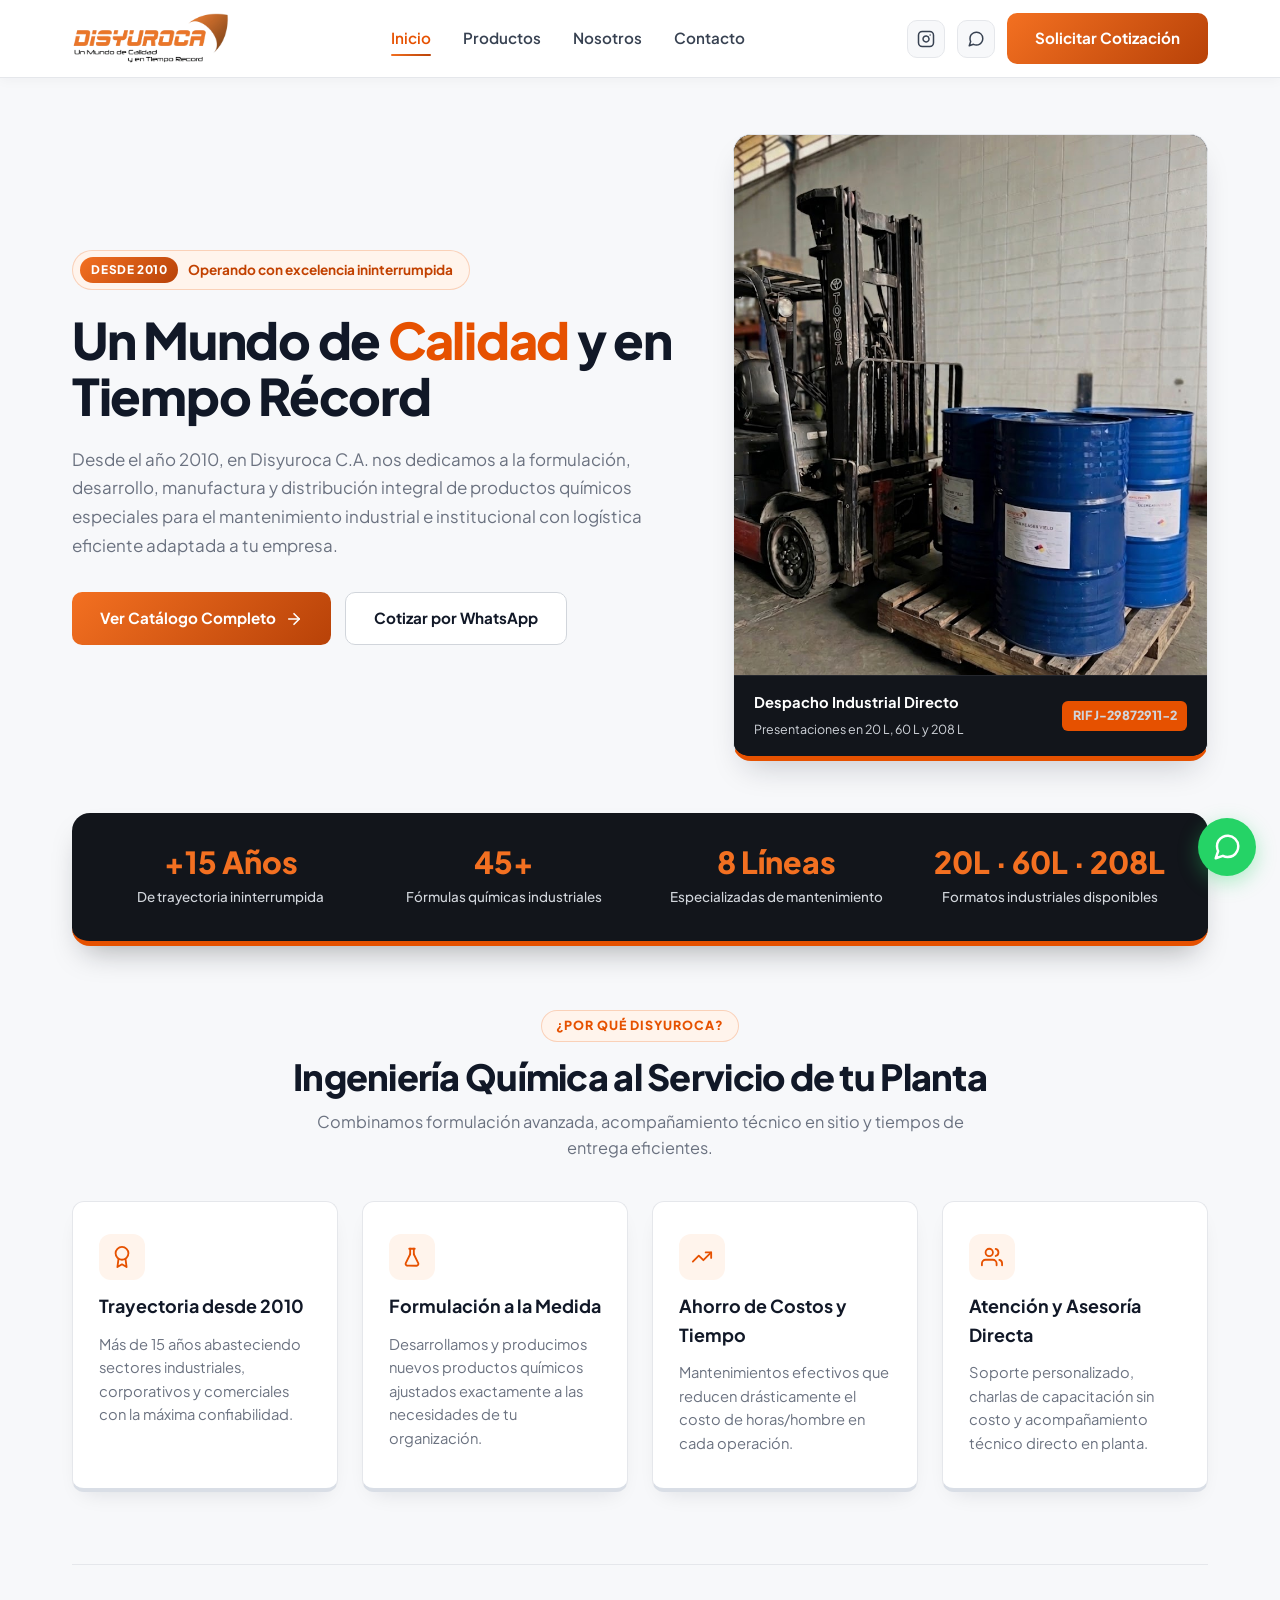
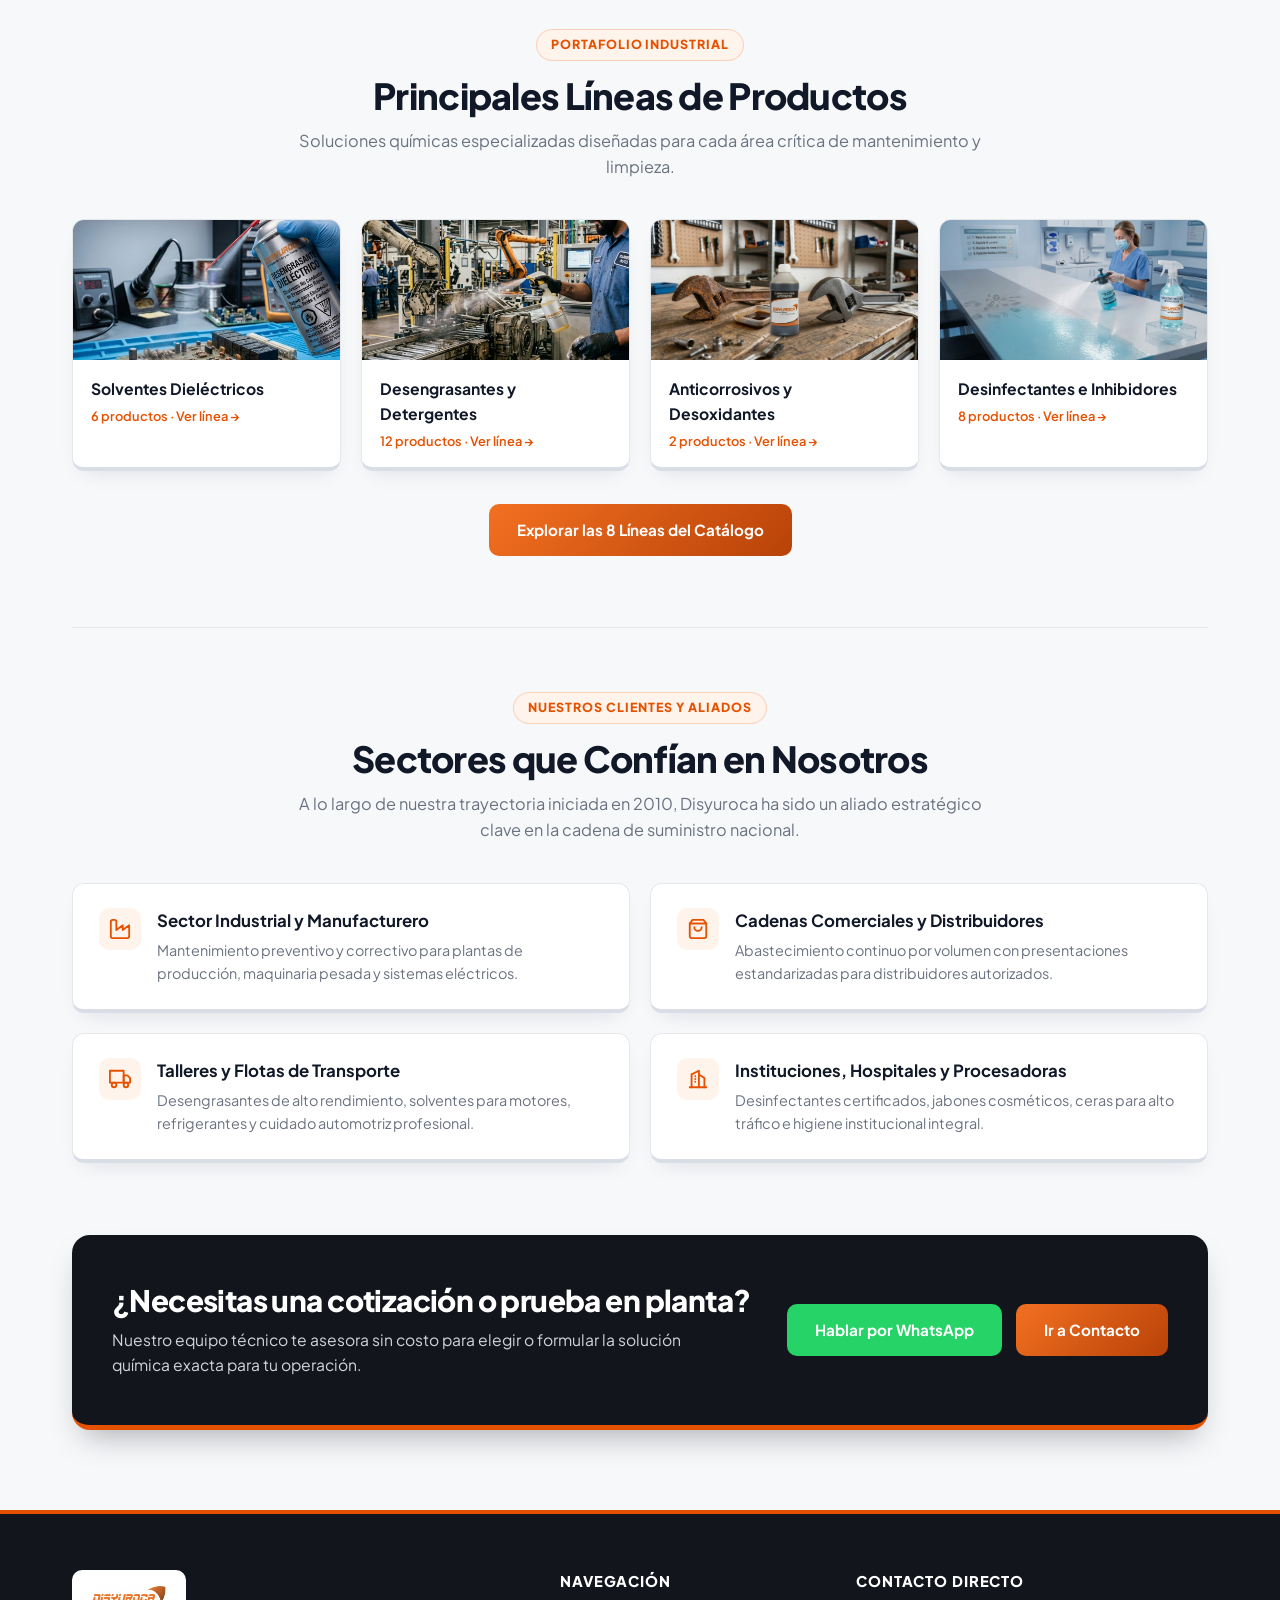
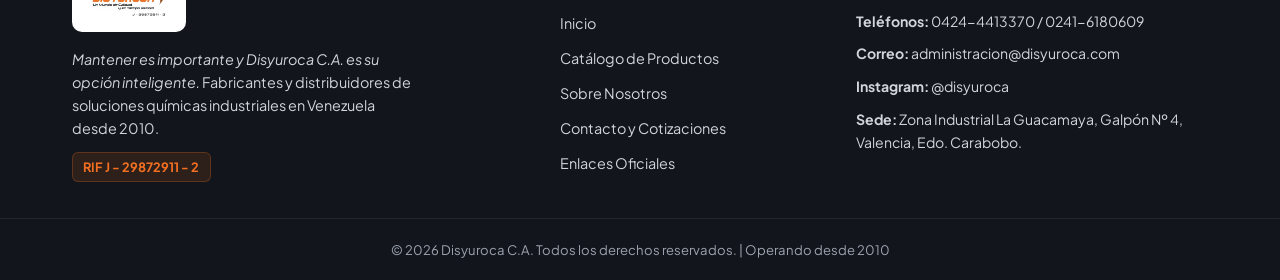
<file: index.html>
<!DOCTYPE html>
<html lang="es">
<head>
    <meta charset="UTF-8">
    <meta name="viewport" content="width=device-width, initial-scale=1.0">
    <title>Disyuroca C.A. | Soluciones Químicas Industriales desde 2010</title>
    <meta name="description" content="Fabricantes y distribuidores de productos químicos industriales y soluciones de limpieza en Venezuela desde 2010. Calidad, servicio técnico y formulación a medida.">

    <!-- Favicon -->
    <link rel="icon" type="image/png" href="images/favicon.png" />

    <!-- Google Fonts -->
    <link rel="preconnect" href="https://fonts.googleapis.com">
    <link rel="preconnect" href="https://fonts.gstatic.com" crossorigin>
    <link href="https://fonts.googleapis.com/css2?family=Plus+Jakarta+Sans:wght@400;500;600;700;800&display=swap" rel="stylesheet">

    <!-- Open Graph -->
    <meta property="og:type" content="website" />
    <meta property="og:title" content="Disyuroca C.A. | Soluciones Químicas Industriales desde 2010" />
    <meta property="og:description" content="Fabricantes certificados de desengrasantes, limpiadores y productos químicos para la industria en Venezuela. Calidad y Tiempo Récord." />
    <meta property="og:image" content="images/logo-rif.png" />

    <link rel="stylesheet" href="styles.css">
</head>
<body>

    <!-- BOTÓN FLOTANTE WHATSAPP -->
    <a href="https://wa.me/584244413370?text=Hola,%20quisiera%20solicitar%20informaci%C3%B3n%20y%20una%20cotizaci%C3%B3n%20de%20sus%20productos." target="_blank" rel="noopener noreferrer" class="floating-whatsapp" aria-label="Chat de WhatsApp">
        <svg width="30" height="30" viewBox="0 0 24 24" fill="none" stroke="currentColor" stroke-width="2" stroke-linecap="round" stroke-linejoin="round"><path d="M21 11.5a8.38 8.38 0 0 1-.9 3.8 8.5 8.5 0 0 1-7.6 4.7 8.38 8.38 0 0 1-3.8-.9L3 21l1.9-5.7a8.38 8.38 0 0 1-.9-3.8 8.5 8.5 0 0 1 4.7-7.6 8.38 8.38 0 0 1 3.8-.9h.5a8.48 8.48 0 0 1 8 8v.5z"></path></svg>
    </a>

    <!-- NAVEGACIÓN SUPERIOR -->
    <nav class="site-nav">
        <div class="nav-container">
            <a href="index.html" class="logo-container" aria-label="Disyuroca C.A. Inicio">
                <img src="images/logo-transparent.png" alt="Disyuroca C.A. - Un Mundo de Calidad y en Tiempo Récord" class="logo-img">
            </a>

            <ul class="nav-links">
                <li><a href="index.html" class="active">Inicio</a></li>
                <li><a href="productos.html">Productos</a></li>
                <li><a href="nosotros.html">Nosotros</a></li>
                <li><a href="contacto.html">Contacto</a></li>
            </ul>

            <div class="nav-actions">
                <a href="https://www.instagram.com/disyuroca" target="_blank" rel="noopener noreferrer" class="nav-icon-btn" aria-label="Instagram">
                    <svg width="18" height="18" viewBox="0 0 24 24" fill="none" stroke="currentColor" stroke-width="2" stroke-linecap="round" stroke-linejoin="round"><rect x="2" y="2" width="20" height="20" rx="5" ry="5"></rect><path d="M16 11.37A4 4 0 1 1 12.63 8 4 4 0 0 1 16 11.37z"></path><line x1="17.5" y1="6.5" x2="17.51" y2="6.5"></line></svg>
                </a>
                <a href="https://wa.me/584244413370?text=Hola,%20quisiera%20solicitar%20informaci%C3%B3n%20y%20una%20cotizaci%C3%B3n%20de%20sus%20productos." target="_blank" rel="noopener noreferrer" class="nav-icon-btn ws-nav" aria-label="WhatsApp">
                    <svg width="18" height="18" viewBox="0 0 24 24" fill="none" stroke="currentColor" stroke-width="2" stroke-linecap="round" stroke-linejoin="round"><path d="M21 11.5a8.38 8.38 0 0 1-.9 3.8 8.5 8.5 0 0 1-7.6 4.7 8.38 8.38 0 0 1-3.8-.9L3 21l1.9-5.7a8.38 8.38 0 0 1-.9-3.8 8.5 8.5 0 0 1 4.7-7.6 8.38 8.38 0 0 1 3.8-.9h.5a8.48 8.48 0 0 1 8 8v.5z"></path></svg>
                </a>
                <a href="contacto.html" class="btn nav-cta-btn">Solicitar Cotización</a>
            </div>

            <button class="nav-toggle" id="navToggle" aria-label="Abrir menú" aria-expanded="false">
                <svg width="22" height="22" viewBox="0 0 24 24" fill="none" stroke="currentColor" stroke-width="2.2" stroke-linecap="round" stroke-linejoin="round"><line x1="3" y1="6" x2="21" y2="6"></line><line x1="3" y1="12" x2="21" y2="12"></line><line x1="3" y1="18" x2="21" y2="18"></line></svg>
            </button>
        </div>
    </nav>

    <!-- MENÚ MÓVIL -->
    <div class="mobile-menu" id="mobileMenu">
        <a href="index.html" class="mobile-link active">Inicio</a>
        <a href="productos.html" class="mobile-link">Productos</a>
        <a href="nosotros.html" class="mobile-link">Nosotros</a>
        <a href="contacto.html" class="mobile-link">Contacto</a>
        <div class="mobile-menu-actions">
            <a href="contacto.html" class="btn btn-sm" style="flex: 1;">Cotizar</a>
            <a href="https://wa.me/584244413370?text=Hola,%20quisiera%20solicitar%20una%20cotizaci%C3%B3n%20de%20sus%20productos." target="_blank" rel="noopener noreferrer" class="btn btn-whatsapp btn-sm" style="flex: 1;">WhatsApp</a>
        </div>
    </div>

    <!-- CONTENIDO PRINCIPAL -->
    <main class="page">
        <!-- HERO -->
        <section class="hero">
            <div class="hero-content">
                <div class="badge-experience">
                    <span>Desde 2010</span> Operando con excelencia ininterrumpida
                </div>
                <h1>Un Mundo de <span>Calidad</span> y en Tiempo Récord</h1>
                <p>Desde el año 2010, en Disyuroca C.A. nos dedicamos a la formulación, desarrollo, manufactura y distribución integral de productos químicos especiales para el mantenimiento industrial e institucional con logística eficiente adaptada a tu empresa.</p>

                <div class="hero-buttons">
                    <a href="productos.html" class="btn">
                        Ver Catálogo Completo
                        <svg width="18" height="18" viewBox="0 0 24 24" fill="none" stroke="currentColor" stroke-width="2.2" stroke-linecap="round" stroke-linejoin="round"><line x1="5" y1="12" x2="19" y2="12"></line><polyline points="12 5 19 12 12 19"></polyline></svg>
                    </a>
                    <a href="https://wa.me/584244413370?text=Hola,%20quisiera%20solicitar%20asesor%C3%ADa%20y%20cotizaci%C3%B3n%20de%20productos%20industriales." target="_blank" rel="noopener noreferrer" class="btn btn-outline">
                        Cotizar por WhatsApp
                    </a>
                </div>
            </div>

            <div class="hero-media">
                <div class="hero-img-frame">
                    <img src="images/image(1).png" alt="Tambores industriales de productos químicos Disyuroca C.A. en almacén">
                    <div class="hero-floating-badge">
                        <div>
                            <strong>Despacho Industrial Directo</strong>
                            <span>Presentaciones en 20 L, 60 L y 208 L</span>
                        </div>
                        <span class="hero-floating-pill">RIF J-29872911-2</span>
                    </div>
                </div>
            </div>
        </section>

        <!-- MÉTRICAS DE CONFIANZA -->
        <section class="stats-bar" aria-label="Indicadores de trayectoria">
            <div class="stat-item">
                <span class="stat-value">+15 Años</span>
                <span class="stat-label">De trayectoria ininterrumpida</span>
            </div>
            <div class="stat-item">
                <span class="stat-value">45+</span>
                <span class="stat-label">Fórmulas químicas industriales</span>
            </div>
            <div class="stat-item">
                <span class="stat-value">8 Líneas</span>
                <span class="stat-label">Especializadas de mantenimiento</span>
            </div>
            <div class="stat-item">
                <span class="stat-value">20L · 60L · 208L</span>
                <span class="stat-label">Formatos industriales disponibles</span>
            </div>
        </section>

        <!-- PROPUESTA DE VALOR -->
        <section>
            <div class="section-header">
                <span class="section-eyebrow">¿Por qué Disyuroca?</span>
                <h2>Ingeniería Química al Servicio de tu Planta</h2>
                <p class="page-subtitle">Combinamos formulación avanzada, acompañamiento técnico en sitio y tiempos de entrega eficientes.</p>
            </div>

            <div class="features">
                <div class="feature-card">
                    <div class="feature-icon">
                        <svg width="22" height="22" viewBox="0 0 24 24" fill="none" stroke="currentColor" stroke-width="2" stroke-linecap="round" stroke-linejoin="round"><circle cx="12" cy="8" r="7"></circle><polyline points="8.21 13.89 7 23 12 20 17 23 15.79 13.88"></polyline></svg>
                    </div>
                    <h3>Trayectoria desde 2010</h3>
                    <p>Más de 15 años abasteciendo sectores industriales, corporativos y comerciales con la máxima confiabilidad.</p>
                </div>
                <div class="feature-card">
                    <div class="feature-icon">
                        <svg width="22" height="22" viewBox="0 0 24 24" fill="none" stroke="currentColor" stroke-width="2" stroke-linecap="round" stroke-linejoin="round"><path d="M9 3h6"></path><path d="M10 9V3"></path><path d="M14 9V3"></path><path d="M10 9L5.2 18.6A2 2 0 0 0 7 21.5h10a2 2 0 0 0 1.8-2.9L14 9"></path></svg>
                    </div>
                    <h3>Formulación a la Medida</h3>
                    <p>Desarrollamos y producimos nuevos productos químicos ajustados exactamente a las necesidades de tu organización.</p>
                </div>
                <div class="feature-card">
                    <div class="feature-icon">
                        <svg width="22" height="22" viewBox="0 0 24 24" fill="none" stroke="currentColor" stroke-width="2" stroke-linecap="round" stroke-linejoin="round"><polyline points="22 7 13.5 15.5 8.5 10.5 2 17"></polyline><polyline points="16 7 22 7 22 13"></polyline></svg>
                    </div>
                    <h3>Ahorro de Costos y Tiempo</h3>
                    <p>Mantenimientos efectivos que reducen drásticamente el costo de horas/hombre en cada operación.</p>
                </div>
                <div class="feature-card">
                    <div class="feature-icon">
                        <svg width="22" height="22" viewBox="0 0 24 24" fill="none" stroke="currentColor" stroke-width="2" stroke-linecap="round" stroke-linejoin="round"><path d="M17 21v-2a4 4 0 0 0-4-4H5a4 4 0 0 0-4 4v2"></path><circle cx="9" cy="7" r="4"></circle><path d="M23 21v-2a4 4 0 0 0-3-3.87"></path><path d="M16 3.13a4 4 0 0 1 0 7.75"></path></svg>
                    </div>
                    <h3>Atención y Asesoría Directa</h3>
                    <p>Soporte personalizado, charlas de capacitación sin costo y acompañamiento técnico directo en planta.</p>
                </div>
            </div>
        </section>

        <!-- LÍNEAS DESTACADAS -->
        <section class="home-section">
            <div class="section-header">
                <span class="section-eyebrow">Portafolio Industrial</span>
                <h2>Principales Líneas de Productos</h2>
                <p class="page-subtitle">Soluciones químicas especializadas diseñadas para cada área crítica de mantenimiento y limpieza.</p>
            </div>

            <div class="lines-preview-grid">
                <a href="productos.html" class="line-preview-card">
                    <img src="images/dielctrico.png" alt="Solventes Dieléctricos" loading="lazy">
                    <div class="line-preview-body">
                        <h3>Solventes Dieléctricos</h3>
                        <span>6 productos · Ver línea →</span>
                    </div>
                </a>
                <a href="productos.html" class="line-preview-card">
                    <img src="images/desengrasante.png" alt="Desengrasantes y Detergentes" loading="lazy">
                    <div class="line-preview-body">
                        <h3>Desengrasantes y Detergentes</h3>
                        <span>12 productos · Ver línea →</span>
                    </div>
                </a>
                <a href="productos.html" class="line-preview-card">
                    <img src="images/desoxidante.png" alt="Anticorrosivos y Desoxidantes" loading="lazy">
                    <div class="line-preview-body">
                        <h3>Anticorrosivos y Desoxidantes</h3>
                        <span>2 productos · Ver línea →</span>
                    </div>
                </a>
                <a href="productos.html" class="line-preview-card">
                    <img src="images/desinfectante.png" alt="Desinfectantes e Inhibidores" loading="lazy">
                    <div class="line-preview-body">
                        <h3>Desinfectantes e Inhibidores</h3>
                        <span>8 productos · Ver línea →</span>
                    </div>
                </a>
            </div>

            <div style="text-align: center;">
                <a href="productos.html" class="btn">Explorar las 8 Líneas del Catálogo</a>
            </div>
        </section>

        <!-- SECTORES QUE ATENDEMOS -->
        <section class="home-section">
            <div class="section-header">
                <span class="section-eyebrow">Nuestros Clientes y Aliados</span>
                <h2>Sectores que Confían en Nosotros</h2>
                <p class="page-subtitle">A lo largo de nuestra trayectoria iniciada en 2010, Disyuroca ha sido un aliado estratégico clave en la cadena de suministro nacional.</p>
            </div>

            <div class="sectors-grid">
                <div class="sector-card">
                    <div class="sector-icon">
                        <svg width="22" height="22" viewBox="0 0 24 24" fill="none" stroke="currentColor" stroke-width="2" stroke-linecap="round" stroke-linejoin="round"><path d="M2 20a2 2 0 0 0 2 2h16a2 2 0 0 0 2-2V8l-7 5V8l-7 5V4a2 2 0 0 0-2-2H4a2 2 0 0 0-2 2Z"></path></svg>
                    </div>
                    <div>
                        <h3>Sector Industrial y Manufacturero</h3>
                        <p>Mantenimiento preventivo y correctivo para plantas de producción, maquinaria pesada y sistemas eléctricos.</p>
                    </div>
                </div>
                <div class="sector-card">
                    <div class="sector-icon">
                        <svg width="22" height="22" viewBox="0 0 24 24" fill="none" stroke="currentColor" stroke-width="2" stroke-linecap="round" stroke-linejoin="round"><path d="M6 2L3 6v14a2 2 0 0 0 2 2h14a2 2 0 0 0 2-2V6l-3-4z"></path><line x1="3" y1="6" x2="21" y2="6"></line><path d="M16 10a4 4 0 0 1-8 0"></path></svg>
                    </div>
                    <div>
                        <h3>Cadenas Comerciales y Distribuidores</h3>
                        <p>Abastecimiento continuo por volumen con presentaciones estandarizadas para distribuidores autorizados.</p>
                    </div>
                </div>
                <div class="sector-card">
                    <div class="sector-icon">
                        <svg width="22" height="22" viewBox="0 0 24 24" fill="none" stroke="currentColor" stroke-width="2" stroke-linecap="round" stroke-linejoin="round"><rect x="1" y="3" width="15" height="13"></rect><polygon points="16 8 20 8 23 11 23 16 16 16 16 8"></polygon><circle cx="5.5" cy="18.5" r="2.5"></circle><circle cx="18.5" cy="18.5" r="2.5"></circle></svg>
                    </div>
                    <div>
                        <h3>Talleres y Flotas de Transporte</h3>
                        <p>Desengrasantes de alto rendimiento, solventes para motores, refrigerantes y cuidado automotriz profesional.</p>
                    </div>
                </div>
                <div class="sector-card">
                    <div class="sector-icon">
                        <svg width="22" height="22" viewBox="0 0 24 24" fill="none" stroke="currentColor" stroke-width="2" stroke-linecap="round" stroke-linejoin="round"><path d="M3 21h18"></path><path d="M5 21V7l8-4v18"></path><path d="M19 21V11l-6-4"></path><path d="M9 9h.01"></path><path d="M9 12h.01"></path><path d="M9 15h.01"></path></svg>
                    </div>
                    <div>
                        <h3>Instituciones, Hospitales y Procesadoras</h3>
                        <p>Desinfectantes certificados, jabones cosméticos, ceras para alto tráfico e higiene institucional integral.</p>
                    </div>
                </div>
            </div>
        </section>

        <!-- CTA BANNER -->
        <section class="cta-banner">
            <div class="cta-banner-text">
                <h2>¿Necesitas una cotización o prueba en planta?</h2>
                <p>Nuestro equipo técnico te asesora sin costo para elegir o formular la solución química exacta para tu operación.</p>
            </div>
            <div class="cta-banner-actions">
                <a href="https://wa.me/584244413370?text=Hola,%20quisiera%20solicitar%20una%20cotizaci%C3%B3n%20o%20prueba%20en%20planta." target="_blank" rel="noopener noreferrer" class="btn btn-whatsapp">Hablar por WhatsApp</a>
                <a href="contacto.html" class="btn">Ir a Contacto</a>
            </div>
        </section>
    </main>

    <!-- FOOTER -->
    <footer class="site-footer">
        <div class="footer-container">
            <div class="footer-col">
                <div class="footer-brand-logo">
                    <img src="images/logo-rif.png" alt="Disyuroca C.A. RIF J-29872911-2">
                </div>
                <p class="footer-slogan"><em>Mantener es importante y Disyuroca C.A. es su opción inteligente.</em> Fabricantes y distribuidores de soluciones químicas industriales en Venezuela desde 2010.</p>
                <span class="footer-rif">RIF J - 29872911 - 2</span>
            </div>

            <div class="footer-col">
                <h4>Navegación</h4>
                <ul class="footer-links">
                    <li><a href="index.html">Inicio</a></li>
                    <li><a href="productos.html">Catálogo de Productos</a></li>
                    <li><a href="nosotros.html">Sobre Nosotros</a></li>
                    <li><a href="contacto.html">Contacto y Cotizaciones</a></li>
                    <li><a href="links.html">Enlaces Oficiales</a></li>
                </ul>
            </div>

            <div class="footer-col">
                <h4>Contacto Directo</h4>
                <ul class="footer-contact-list">
                    <li><strong>Teléfonos:</strong> <a href="tel:+584244413370">0424-4413370</a> / <a href="tel:+582416180609">0241-6180609</a></li>
                    <li><strong>Correo:</strong> <a href="mailto:administracion@disyuroca.com">administracion@disyuroca.com</a></li>
                    <li><strong>Instagram:</strong> <a href="https://www.instagram.com/disyuroca" target="_blank" rel="noopener noreferrer">@disyuroca</a></li>
                    <li><strong>Sede:</strong> Zona Industrial La Guacamaya, Galpón Nº 4, Valencia, Edo. Carabobo.</li>
                </ul>
            </div>
        </div>
        <div class="footer-bottom">
            &copy; 2026 Disyuroca C.A. Todos los derechos reservados. | Operando desde 2010
        </div>
    </footer>

    <script src="script.js"></script>
</body>
</html>
</file>
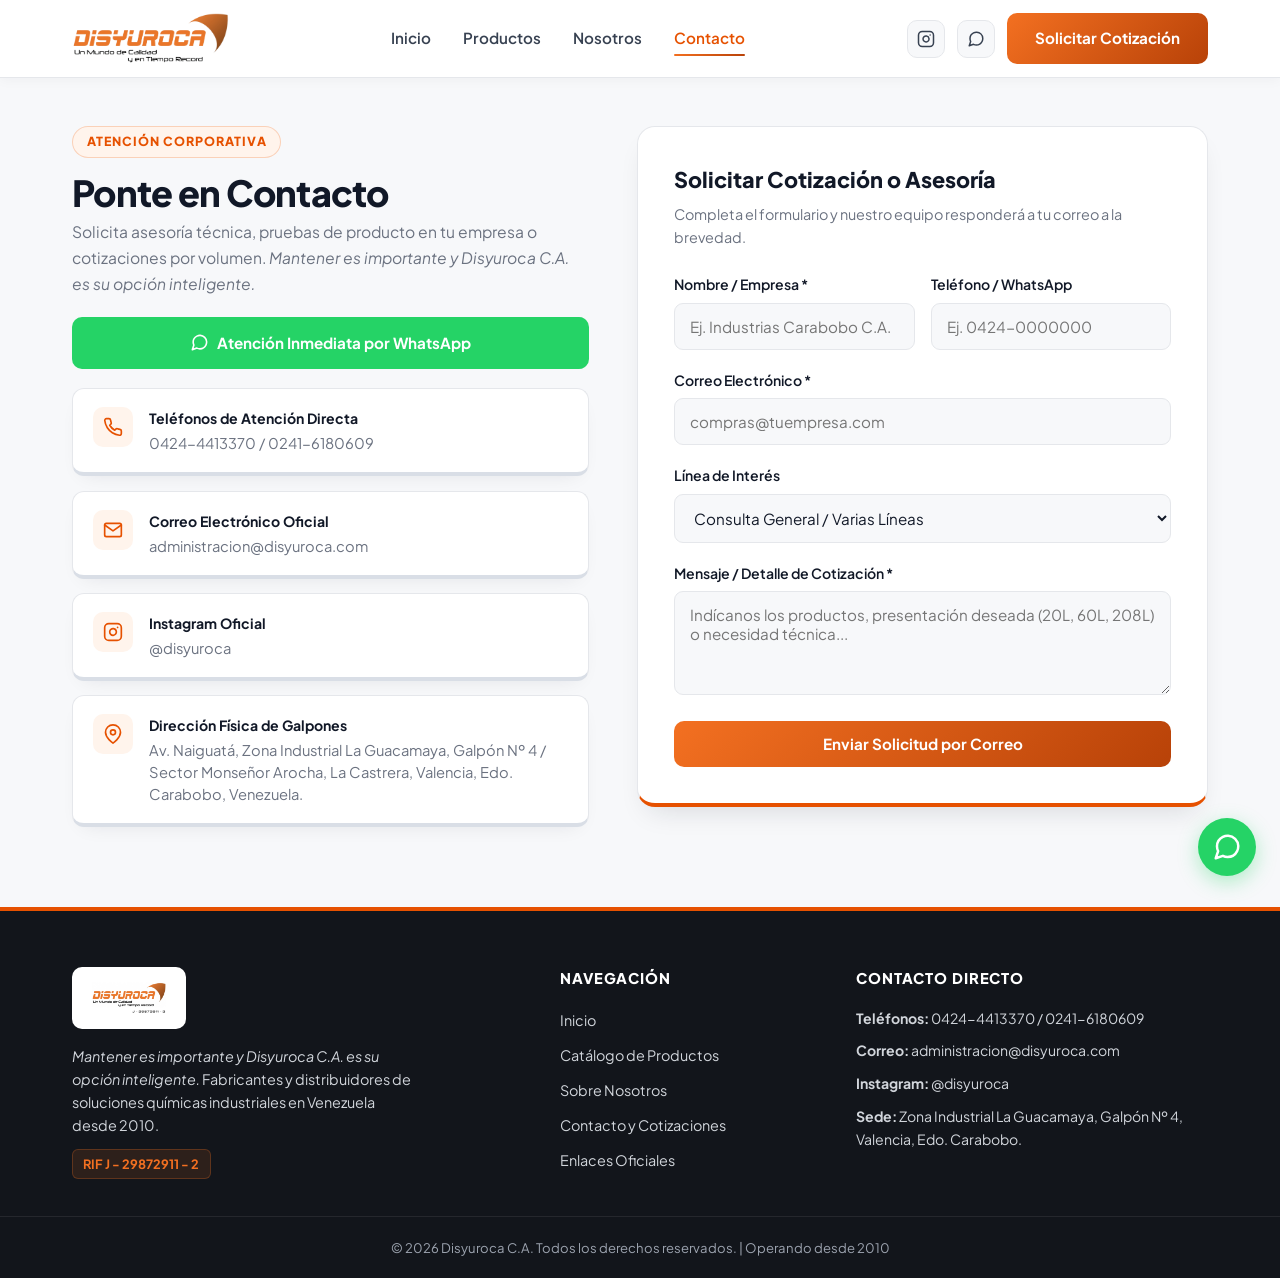
<file: contacto.html>
<!DOCTYPE html>
<html lang="es">
<head>
    <meta charset="UTF-8">
    <meta name="viewport" content="width=device-width, initial-scale=1.0">
    <title>Contacto y Cotizaciones | Disyuroca C.A.</title>
    <meta name="description" content="Ponte en contacto con Disyuroca C.A. para solicitar cotizaciones, atención técnica personalizada o información sobre nuestros productos.">
    <link rel="icon" type="image/png" href="images/favicon.png" />

    <!-- Google Fonts -->
    <link rel="preconnect" href="https://fonts.googleapis.com">
    <link rel="preconnect" href="https://fonts.gstatic.com" crossorigin>
    <link href="https://fonts.googleapis.com/css2?family=Plus+Jakarta+Sans:wght@400;500;600;700;800&display=swap" rel="stylesheet">

    <meta property="og:type" content="website" />
    <meta property="og:title" content="Contacto y Cotizaciones | Disyuroca C.A." />
    <meta property="og:description" content="Solicita asesoría técnica, pruebas en sitio o cotizaciones por volumen con Disyuroca C.A." />
    <meta property="og:image" content="images/logo-rif.png" />

    <link rel="stylesheet" href="styles.css">
</head>
<body>

    <!-- BOTÓN FLOTANTE WHATSAPP -->
    <a href="https://wa.me/584244413370?text=Hola,%20quisiera%20solicitar%20informaci%C3%B3n%20y%20una%20cotizaci%C3%B3n%20de%20sus%20productos." target="_blank" rel="noopener noreferrer" class="floating-whatsapp" aria-label="Chat de WhatsApp">
        <svg width="30" height="30" viewBox="0 0 24 24" fill="none" stroke="currentColor" stroke-width="2" stroke-linecap="round" stroke-linejoin="round"><path d="M21 11.5a8.38 8.38 0 0 1-.9 3.8 8.5 8.5 0 0 1-7.6 4.7 8.38 8.38 0 0 1-3.8-.9L3 21l1.9-5.7a8.38 8.38 0 0 1-.9-3.8 8.5 8.5 0 0 1 4.7-7.6 8.38 8.38 0 0 1 3.8-.9h.5a8.48 8.48 0 0 1 8 8v.5z"></path></svg>
    </a>

    <!-- NAVEGACIÓN SUPERIOR -->
    <nav class="site-nav">
        <div class="nav-container">
            <a href="index.html" class="logo-container" aria-label="Disyuroca C.A. Inicio">
                <img src="images/logo-transparent.png" alt="Disyuroca C.A. Logo" class="logo-img">
            </a>

            <ul class="nav-links">
                <li><a href="index.html">Inicio</a></li>
                <li><a href="productos.html">Productos</a></li>
                <li><a href="nosotros.html">Nosotros</a></li>
                <li><a href="contacto.html" class="active">Contacto</a></li>
            </ul>

            <div class="nav-actions">
                <a href="https://www.instagram.com/disyuroca" target="_blank" rel="noopener noreferrer" class="nav-icon-btn" aria-label="Instagram">
                    <svg width="18" height="18" viewBox="0 0 24 24" fill="none" stroke="currentColor" stroke-width="2" stroke-linecap="round" stroke-linejoin="round"><rect x="2" y="2" width="20" height="20" rx="5" ry="5"></rect><path d="M16 11.37A4 4 0 1 1 12.63 8 4 4 0 0 1 16 11.37z"></path><line x1="17.5" y1="6.5" x2="17.51" y2="6.5"></line></svg>
                </a>
                <a href="https://wa.me/584244413370?text=Hola,%20quisiera%20solicitar%20informaci%C3%B3n%20y%20una%20cotizaci%C3%B3n%20de%20sus%20productos." target="_blank" rel="noopener noreferrer" class="nav-icon-btn ws-nav" aria-label="WhatsApp">
                    <svg width="18" height="18" viewBox="0 0 24 24" fill="none" stroke="currentColor" stroke-width="2" stroke-linecap="round" stroke-linejoin="round"><path d="M21 11.5a8.38 8.38 0 0 1-.9 3.8 8.5 8.5 0 0 1-7.6 4.7 8.38 8.38 0 0 1-3.8-.9L3 21l1.9-5.7a8.38 8.38 0 0 1-.9-3.8 8.5 8.5 0 0 1 4.7-7.6 8.38 8.38 0 0 1 3.8-.9h.5a8.48 8.48 0 0 1 8 8v.5z"></path></svg>
                </a>
                <a href="contacto.html" class="btn nav-cta-btn">Solicitar Cotización</a>
            </div>

            <button class="nav-toggle" id="navToggle" aria-label="Abrir menú" aria-expanded="false">
                <svg width="22" height="22" viewBox="0 0 24 24" fill="none" stroke="currentColor" stroke-width="2.2" stroke-linecap="round" stroke-linejoin="round"><line x1="3" y1="6" x2="21" y2="6"></line><line x1="3" y1="12" x2="21" y2="12"></line><line x1="3" y1="18" x2="21" y2="18"></line></svg>
            </button>
        </div>
    </nav>

    <!-- MENÚ MÓVIL -->
    <div class="mobile-menu" id="mobileMenu">
        <a href="index.html" class="mobile-link">Inicio</a>
        <a href="productos.html" class="mobile-link">Productos</a>
        <a href="nosotros.html" class="mobile-link">Nosotros</a>
        <a href="contacto.html" class="mobile-link active">Contacto</a>
        <div class="mobile-menu-actions">
            <a href="contacto.html" class="btn btn-sm" style="flex: 1;">Cotizar</a>
            <a href="https://wa.me/584244413370?text=Hola,%20quisiera%20solicitar%20una%20cotizaci%C3%B3n%20de%20sus%20productos." target="_blank" rel="noopener noreferrer" class="btn btn-whatsapp btn-sm" style="flex: 1;">WhatsApp</a>
        </div>
    </div>

    <!-- CONTENIDO PRINCIPAL -->
    <main class="page">
        <div class="contact-container">
            <div class="contact-info-block">
                <div>
                    <span class="section-eyebrow">Atención Corporativa</span>
                    <h2>Ponte en Contacto</h2>
                    <p class="contact-intro">Solicita asesoría técnica, pruebas de producto en tu empresa o cotizaciones por volumen. <em>Mantener es importante y Disyuroca C.A. es su opción inteligente.</em></p>
                </div>

                <div>
                    <a href="https://wa.me/584244413370?text=Hola,%20quisiera%20solicitar%20una%20cotizaci%C3%B3n%20de%20productos." target="_blank" rel="noopener noreferrer" class="btn btn-whatsapp" style="width: 100%;">
                        <svg width="19" height="19" viewBox="0 0 24 24" fill="none" stroke="currentColor" stroke-width="2" stroke-linecap="round" stroke-linejoin="round"><path d="M21 11.5a8.38 8.38 0 0 1-.9 3.8 8.5 8.5 0 0 1-7.6 4.7 8.38 8.38 0 0 1-3.8-.9L3 21l1.9-5.7a8.38 8.38 0 0 1-.9-3.8 8.5 8.5 0 0 1 4.7-7.6 8.38 8.38 0 0 1 3.8-.9h.5a8.48 8.48 0 0 1 8 8v.5z"></path></svg>
                        Atención Inmediata por WhatsApp
                    </a>
                </div>

                <div class="contact-cards-list">
                    <div class="contact-item-card">
                        <div class="contact-item-icon">
                            <svg width="20" height="20" viewBox="0 0 24 24" fill="none" stroke="currentColor" stroke-width="2" stroke-linecap="round" stroke-linejoin="round"><path d="M22 16.92v3a2 2 0 0 1-2.18 2 19.79 19.79 0 0 1-8.63-3.07 19.5 19.5 0 0 1-6-6 19.79 19.79 0 0 1-3.07-8.67A2 2 0 0 1 4.11 2h3a2 2 0 0 1 2 1.72 12.84 12.84 0 0 0 .7 2.81 2 2 0 0 1-.45 2.11L8.09 9.91a16 16 0 0 0 6 6l1.27-1.27a2 2 0 0 1 2.11-.45 12.84 12.84 0 0 0 2.81.7A2 2 0 0 1 22 16.92z"></path></svg>
                        </div>
                        <div class="contact-item-body">
                            <strong>Teléfonos de Atención Directa</strong>
                            <p><a href="tel:+584244413370">0424-4413370</a> / <a href="tel:+582416180609">0241-6180609</a></p>
                        </div>
                    </div>

                    <div class="contact-item-card">
                        <div class="contact-item-icon">
                            <svg width="20" height="20" viewBox="0 0 24 24" fill="none" stroke="currentColor" stroke-width="2" stroke-linecap="round" stroke-linejoin="round"><path d="M4 4h16c1.1 0 2 .9 2 2v12c0 1.1-.9 2-2 2H4c-1.1 0-2-.9-2-2V6c0-1.1.9-2 2-2z"></path><polyline points="22,6 12,13 2,6"></polyline></svg>
                        </div>
                        <div class="contact-item-body">
                            <strong>Correo Electrónico Oficial</strong>
                            <p><a href="mailto:administracion@disyuroca.com">administracion@disyuroca.com</a></p>
                        </div>
                    </div>

                    <div class="contact-item-card">
                        <div class="contact-item-icon">
                            <svg width="20" height="20" viewBox="0 0 24 24" fill="none" stroke="currentColor" stroke-width="2" stroke-linecap="round" stroke-linejoin="round"><rect x="2" y="2" width="20" height="20" rx="5" ry="5"></rect><path d="M16 11.37A4 4 0 1 1 12.63 8 4 4 0 0 1 16 11.37z"></path><line x1="17.5" y1="6.5" x2="17.51" y2="6.5"></line></svg>
                        </div>
                        <div class="contact-item-body">
                            <strong>Instagram Oficial</strong>
                            <p><a href="https://www.instagram.com/disyuroca" target="_blank" rel="noopener noreferrer">@disyuroca</a></p>
                        </div>
                    </div>

                    <div class="contact-item-card">
                        <div class="contact-item-icon">
                            <svg width="20" height="20" viewBox="0 0 24 24" fill="none" stroke="currentColor" stroke-width="2" stroke-linecap="round" stroke-linejoin="round"><path d="M21 10c0 7-9 13-9 13s-9-6-9-13a9 9 0 0 1 18 0z"></path><circle cx="12" cy="10" r="3"></circle></svg>
                        </div>
                        <div class="contact-item-body">
                            <strong>Dirección Física de Galpones</strong>
                            <p>Av. Naiguatá, Zona Industrial La Guacamaya, Galpón Nº 4 / Sector Monseñor Arocha, La Castrera, Valencia, Edo. Carabobo, Venezuela.</p>
                        </div>
                    </div>
                </div>
            </div>

            <!-- Formulario de Contacto -->
            <form class="contact-form" id="contactForm">
                <h3>Solicitar Cotización o Asesoría</h3>
                <p class="contact-form-sub">Completa el formulario y nuestro equipo responderá a tu correo a la brevedad.</p>

                <input type="hidden" name="_captcha" value="false">

                <div class="form-row">
                    <div class="form-group">
                        <label for="name">Nombre / Empresa *</label>
                        <input type="text" id="name" name="Nombre_o_Empresa" placeholder="Ej. Industrias Carabobo C.A." required>
                    </div>
                    <div class="form-group">
                        <label for="phone">Teléfono / WhatsApp</label>
                        <input type="tel" id="phone" name="Telefono" placeholder="Ej. 0424-0000000">
                    </div>
                </div>

                <div class="form-group">
                    <label for="email">Correo Electrónico *</label>
                    <input type="email" id="email" name="Correo_Electronico" placeholder="compras@tuempresa.com" required>
                </div>

                <div class="form-group">
                    <label for="category">Línea de Interés</label>
                    <select id="category" name="Linea_de_Interes">
                        <option value="Consulta General / Varias Líneas">Consulta General / Varias Líneas</option>
                        <option value="Solventes Dieléctricos">Solventes Dieléctricos</option>
                        <option value="Desengrasantes y Detergentes">Desengrasantes y Detergentes</option>
                        <option value="Jabones para las Manos">Jabones para las Manos</option>
                        <option value="Anticorrosivos y Desoxidantes">Anticorrosivos y Desoxidantes</option>
                        <option value="Descarbonizantes y Desincrustantes">Descarbonizantes y Desincrustantes</option>
                        <option value="Desinfectantes e Inhibidores">Desinfectantes e Inhibidores</option>
                        <option value="Productos Especiales">Productos Especiales</option>
                        <option value="Ceras, Selladores y Removedores">Ceras, Selladores y Removedores</option>
                        <option value="Formulación a la Medida">Formulación a la Medida</option>
                    </select>
                </div>

                <div class="form-group">
                    <label for="message">Mensaje / Detalle de Cotización *</label>
                    <textarea id="message" name="Mensaje" rows="4" placeholder="Indícanos los productos, presentación deseada (20L, 60L, 208L) o necesidad técnica..." required></textarea>
                </div>

                <button type="submit" id="submitBtn" class="btn" style="width: 100%;">Enviar Solicitud por Correo</button>

                <div id="formStatus" class="form-status" role="status" aria-live="polite"></div>
            </form>
        </div>
    </main>

    <!-- FOOTER -->
    <footer class="site-footer">
        <div class="footer-container">
            <div class="footer-col">
                <div class="footer-brand-logo">
                    <img src="images/logo-rif.png" alt="Disyuroca C.A. RIF J-29872911-2">
                </div>
                <p class="footer-slogan"><em>Mantener es importante y Disyuroca C.A. es su opción inteligente.</em> Fabricantes y distribuidores de soluciones químicas industriales en Venezuela desde 2010.</p>
                <span class="footer-rif">RIF J - 29872911 - 2</span>
            </div>

            <div class="footer-col">
                <h4>Navegación</h4>
                <ul class="footer-links">
                    <li><a href="index.html">Inicio</a></li>
                    <li><a href="productos.html">Catálogo de Productos</a></li>
                    <li><a href="nosotros.html">Sobre Nosotros</a></li>
                    <li><a href="contacto.html">Contacto y Cotizaciones</a></li>
                    <li><a href="links.html">Enlaces Oficiales</a></li>
                </ul>
            </div>

            <div class="footer-col">
                <h4>Contacto Directo</h4>
                <ul class="footer-contact-list">
                    <li><strong>Teléfonos:</strong> <a href="tel:+584244413370">0424-4413370</a> / <a href="tel:+582416180609">0241-6180609</a></li>
                    <li><strong>Correo:</strong> <a href="mailto:administracion@disyuroca.com">administracion@disyuroca.com</a></li>
                    <li><strong>Instagram:</strong> <a href="https://www.instagram.com/disyuroca" target="_blank" rel="noopener noreferrer">@disyuroca</a></li>
                    <li><strong>Sede:</strong> Zona Industrial La Guacamaya, Galpón Nº 4, Valencia, Edo. Carabobo.</li>
                </ul>
            </div>
        </div>
        <div class="footer-bottom">
            &copy; 2026 Disyuroca C.A. Todos los derechos reservados. | Operando desde 2010
        </div>
    </footer>

    <script src="script.js"></script>
</body>
</html>
</file>
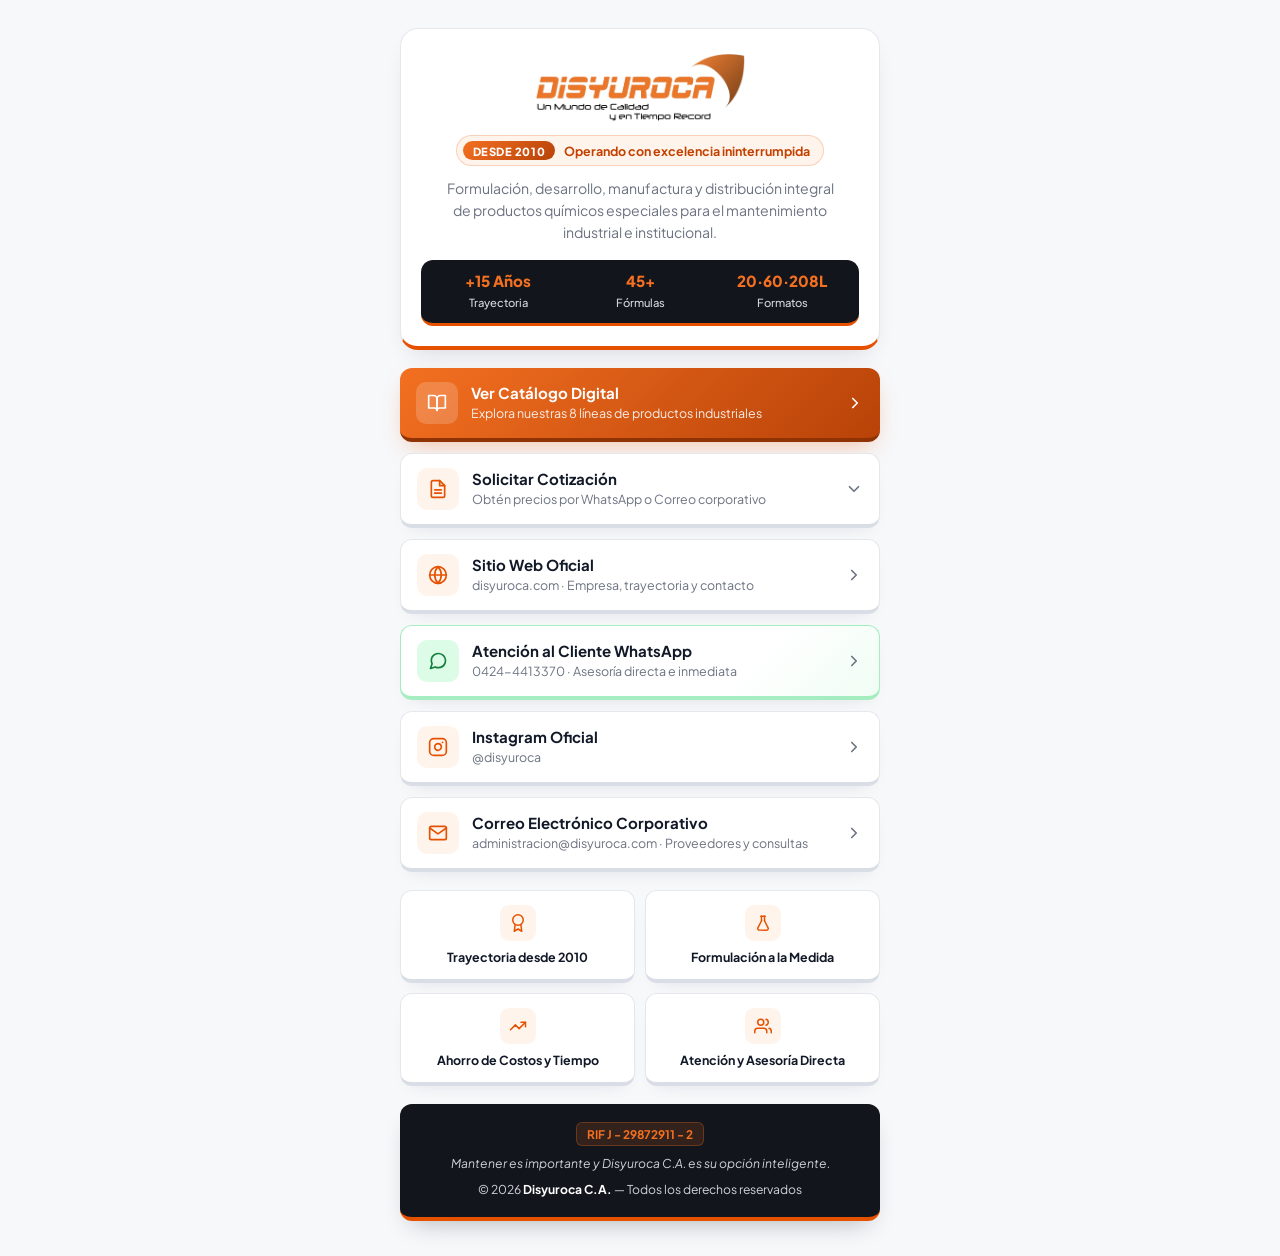
<file: links.html>
<!DOCTYPE html>
<html lang="es">
<head>
    <meta charset="UTF-8">
    <meta name="viewport" content="width=device-width, initial-scale=1.0">
    <title>Disyuroca C.A. | Enlaces Oficiales</title>
    <meta name="description" content="Enlaces oficiales de Disyuroca C.A. — Catálogo de productos químicos industriales, cotizaciones por WhatsApp y correo corporativo.">

    <!-- Favicon -->
    <link rel="icon" type="image/png" href="images/favicon.png" />

    <!-- Google Fonts -->
    <link rel="preconnect" href="https://fonts.googleapis.com">
    <link rel="preconnect" href="https://fonts.gstatic.com" crossorigin>
    <link href="https://fonts.googleapis.com/css2?family=Plus+Jakarta+Sans:wght@400;500;600;700;800&display=swap" rel="stylesheet">

    <!-- Open Graph -->
    <meta property="og:type" content="website" />
    <meta property="og:title" content="Disyuroca C.A. | Enlaces Oficiales" />
    <meta property="og:description" content="Catálogo digital, cotizaciones y contacto directo con Disyuroca C.A." />
    <meta property="og:image" content="images/logo-rif.png" />

    <style>
        :root {
            --primary: #E65100;
            --primary-bright: #F37021;
            --primary-dark: #C24100;
            --primary-soft: #FFF4EC;
            --primary-border: rgba(230, 81, 0, 0.22);
            --brand-gradient: linear-gradient(135deg, #F37021 0%, #B84208 100%);

            --whatsapp: #25D366;
            --whatsapp-hover: #1DA851;

            --bg-dark: #12151B;
            --bg-light: #F7F8FA;
            --surface: #FFFFFF;
            --border: #E5E7EB;
            --text-dark: #111827;
            --text-body: #374151;
            --muted: #6B7280;

            --radius-sm: 8px;
            --radius-md: 12px;
            --radius-lg: 18px;
            --shadow-sm: 0 2px 8px rgba(17, 24, 39, 0.04);
            --shadow-md: 0 10px 28px rgba(17, 24, 39, 0.08);
            --shadow-orange: 0 8px 24px rgba(230, 81, 0, 0.24);
            --transition: all 0.25s cubic-bezier(0.4, 0, 0.2, 1);
        }

        * {
            margin: 0;
            padding: 0;
            box-sizing: border-box;
        }

        body {
            font-family: 'Plus Jakarta Sans', -apple-system, BlinkMacSystemFont, "Segoe UI", Roboto, sans-serif;
            background-color: var(--bg-light);
            color: var(--text-dark);
            min-height: 100vh;
            display: flex;
            flex-direction: column;
            align-items: center;
            padding: 28px 16px 36px;
            overflow-x: clip;
            -webkit-font-smoothing: antialiased;
        }

        .linktree-shell {
            width: 100%;
            max-width: 480px;
            display: flex;
            flex-direction: column;
            gap: 18px;
            animation: pageFadeIn 0.35s ease-out;
        }

        @keyframes pageFadeIn {
            from { opacity: 0; transform: translateY(8px); }
            to { opacity: 1; transform: translateY(0); }
        }

        /* Header / Brand Hero Card */
        .profile-card {
            background: var(--surface);
            border: 1px solid var(--border);
            border-bottom: 4px solid var(--primary);
            border-radius: var(--radius-lg);
            padding: 24px 20px 20px;
            box-shadow: 0 12px 26px -12px rgba(17, 24, 39, 0.16);
            display: flex;
            flex-direction: column;
            align-items: center;
            text-align: center;
            gap: 12px;
        }

        .logo-img {
            max-width: 240px;
            max-height: 70px;
            width: auto;
            height: auto;
            object-fit: contain;
            display: block;
        }

        .badge-experience {
            display: inline-flex;
            align-items: center;
            gap: 0.55rem;
            background-color: var(--primary-soft);
            color: var(--primary-dark);
            border: 1px solid var(--primary-border);
            padding: 0.32rem 0.85rem 0.32rem 0.38rem;
            border-radius: 999px;
            font-size: 0.78rem;
            font-weight: 700;
        }

        .badge-experience span {
            background: var(--brand-gradient);
            color: #FFFFFF;
            padding: 0.16rem 0.6rem;
            border-radius: 999px;
            font-size: 0.7rem;
            font-weight: 800;
            text-transform: uppercase;
            letter-spacing: 0.05em;
        }

        .profile-desc {
            font-size: 0.88rem;
            color: var(--muted);
            line-height: 1.55;
            max-width: 390px;
        }

        /* Compact Dark Metrics Bar matching index.html */
        .mini-stats {
            width: 100%;
            display: grid;
            grid-template-columns: repeat(3, 1fr);
            gap: 8px;
            background: var(--bg-dark);
            color: #FFFFFF;
            padding: 12px 10px;
            border-radius: var(--radius-md);
            border-bottom: 3px solid var(--primary);
            margin-top: 4px;
        }

        .mini-stat strong {
            display: block;
            font-size: 0.95rem;
            font-weight: 800;
            color: var(--primary-bright);
            line-height: 1.2;
        }

        .mini-stat span {
            font-size: 0.7rem;
            color: #D1D5DB;
            font-weight: 500;
        }

        /* Linktree Buttons Stack */
        .links-container {
            width: 100%;
            display: flex;
            flex-direction: column;
            gap: 11px;
        }

        .link-card {
            display: flex;
            align-items: center;
            justify-content: space-between;
            background: var(--surface);
            border: 1px solid var(--border);
            border-bottom: 4px solid #D9DEE6;
            border-radius: var(--radius-md);
            padding: 14px 16px;
            color: var(--text-dark);
            text-decoration: none;
            box-shadow: 0 8px 20px -12px rgba(17, 24, 39, 0.14);
            transition: var(--transition);
            cursor: pointer;
        }

        .link-card:hover {
            transform: translateY(-2px);
            border-color: var(--primary-border);
            border-bottom-color: var(--primary);
            box-shadow: 0 14px 24px -10px rgba(230, 81, 0, 0.22);
        }

        .link-card.primary-btn {
            background: var(--brand-gradient);
            color: #FFFFFF;
            border: none;
            border-bottom: 4px solid #8F3204;
            box-shadow: 0 10px 24px -8px rgba(230, 81, 0, 0.36);
        }

        .link-card.primary-btn:hover {
            filter: brightness(1.05);
            border-bottom-color: #7A2902;
            box-shadow: 0 14px 28px -8px rgba(230, 81, 0, 0.42);
        }

        .link-card.primary-btn .icon-box {
            background: rgba(255, 255, 255, 0.18);
            color: #FFFFFF;
        }

        .link-card.primary-btn .link-title,
        .link-card.primary-btn .link-desc,
        .link-card.primary-btn .arrow-icon {
            color: #FFFFFF;
        }

        .link-card.primary-btn .link-desc {
            opacity: 0.9;
        }

        .link-card.whatsapp-btn {
            border-color: rgba(37, 211, 102, 0.4);
            background: linear-gradient(135deg, #FFFFFF 70%, #F0FDF4 100%);
        }

        .link-card.whatsapp-btn:hover {
            border-color: var(--whatsapp);
            box-shadow: 0 8px 22px rgba(37, 211, 102, 0.16);
        }

        .link-card.whatsapp-btn .icon-box {
            color: #15803D;
            background-color: #DCFCE7;
        }

        .left-content {
            display: flex;
            align-items: center;
            gap: 13px;
            min-width: 0;
        }

        .icon-box {
            width: 42px;
            height: 42px;
            border-radius: 10px;
            background-color: var(--primary-soft);
            color: var(--primary);
            display: flex;
            align-items: center;
            justify-content: center;
            flex-shrink: 0;
        }

        .text-info {
            display: flex;
            flex-direction: column;
            text-align: left;
            min-width: 0;
        }

        .link-title {
            font-size: 0.94rem;
            font-weight: 700;
            color: var(--text-dark);
            line-height: 1.25;
        }

        .link-desc {
            font-size: 0.78rem;
            color: var(--muted);
            margin-top: 2px;
            line-height: 1.35;
        }

        .arrow-icon {
            color: var(--muted);
            flex-shrink: 0;
            margin-left: 8px;
            transition: transform 0.25s ease, color 0.25s ease;
        }

        .link-card:hover .arrow-icon {
            transform: translateX(3px);
            color: var(--primary);
        }

        .link-card.primary-btn:hover .arrow-icon {
            color: #FFFFFF;
        }

        /* Accordion for Solicitar Cotización */
        details.cotizacion-accordion {
            width: 100%;
            border-radius: var(--radius-md);
        }

        details.cotizacion-accordion summary {
            list-style: none;
        }

        details.cotizacion-accordion summary::marker,
        details.cotizacion-accordion summary::-webkit-details-marker {
            display: none;
        }

        details.cotizacion-accordion[open] summary {
            border-bottom-left-radius: 0;
            border-bottom-right-radius: 0;
            border-color: var(--primary);
        }

        details.cotizacion-accordion[open] summary .arrow-icon {
            transform: rotate(180deg);
            color: var(--primary);
        }

        .accordion-options {
            background: var(--surface);
            border: 1px solid var(--primary);
            border-top: none;
            border-bottom-left-radius: var(--radius-md);
            border-bottom-right-radius: var(--radius-md);
            padding: 12px 14px 14px;
            display: flex;
            flex-direction: column;
            gap: 9px;
            box-shadow: var(--shadow-md);
        }

        .sub-opt-btn {
            display: flex;
            align-items: center;
            justify-content: center;
            gap: 9px;
            padding: 11px 14px;
            border-radius: 9px;
            text-decoration: none;
            font-size: 0.86rem;
            font-weight: 700;
            transition: var(--transition);
        }

        .sub-opt-btn.whatsapp {
            background-color: #F0FDF4;
            color: #15803D;
            border: 1px solid #BBF7D0;
        }

        .sub-opt-btn.whatsapp:hover {
            background-color: var(--whatsapp);
            border-color: var(--whatsapp);
            color: #FFFFFF;
        }

        .sub-opt-btn.email {
            background-color: var(--primary-soft);
            color: var(--primary-dark);
            border: 1px solid var(--primary-border);
        }

        .sub-opt-btn.email:hover {
            background-color: var(--primary);
            border-color: var(--primary);
            color: #FFFFFF;
        }

        /* Features Grid matching main site */
        .features-grid {
            display: grid;
            grid-template-columns: 1fr 1fr;
            gap: 10px;
            width: 100%;
        }

        .feature-card {
            background: var(--surface);
            border: 1px solid var(--border);
            border-bottom: 4px solid #D9DEE6;
            border-radius: var(--radius-md);
            padding: 14px 12px;
            text-align: center;
            font-size: 0.78rem;
            font-weight: 700;
            color: var(--text-dark);
            box-shadow: 0 8px 18px -12px rgba(17, 24, 39, 0.14);
            display: flex;
            flex-direction: column;
            align-items: center;
            gap: 8px;
            transition: var(--transition);
        }

        .feature-card:hover {
            border-color: var(--primary-border);
            border-bottom-color: var(--primary);
            transform: translateY(-2px);
        }

        .feature-icon-sm {
            width: 36px;
            height: 36px;
            border-radius: 9px;
            background: var(--primary-soft);
            color: var(--primary);
            display: flex;
            align-items: center;
            justify-content: center;
        }

        /* Dark Corporate Footer Card matching site-footer */
        .linktree-footer {
            background: var(--bg-dark);
            color: #D1D5DB;
            border-bottom: 4px solid var(--primary);
            border-radius: var(--radius-md);
            padding: 18px 16px;
            text-align: center;
            display: flex;
            flex-direction: column;
            align-items: center;
            gap: 8px;
            font-size: 0.76rem;
            box-shadow: 0 12px 24px -12px rgba(18, 21, 27, 0.32);
        }

        .footer-rif {
            display: inline-block;
            font-size: 0.74rem;
            font-weight: 700;
            color: var(--primary-bright);
            background: rgba(243, 112, 33, 0.14);
            border: 1px solid rgba(243, 112, 33, 0.28);
            padding: 0.22rem 0.65rem;
            border-radius: 6px;
        }

        .linktree-footer p {
            line-height: 1.5;
        }

        .linktree-footer strong {
            color: #FFFFFF;
        }

        /* Animaciones de entrada al hacer scroll */
        html.scroll-anim-ready .linktree-shell {
            animation: none;
        }

        html.scroll-anim-ready .scroll-reveal:not(.reveal-done) {
            opacity: 0;
            transform: translate3d(0, 36px, 0);
            will-change: opacity, transform;
        }

        html.scroll-anim-ready .scroll-reveal[data-reveal="zoom"]:not(.reveal-done) {
            transform: translate3d(0, 24px, 0) scale(0.95);
        }

        html.scroll-anim-ready .scroll-reveal.is-visible:not(.reveal-done) {
            opacity: 1;
            transform: translate3d(0, 0, 0) scale(1);
            transition:
                opacity 1s cubic-bezier(0.22, 1, 0.36, 1) var(--reveal-delay, 0ms),
                transform 1s cubic-bezier(0.22, 1, 0.36, 1) var(--reveal-delay, 0ms);
        }

        @media (prefers-reduced-motion: reduce) {
            html.scroll-anim-ready .scroll-reveal:not(.reveal-done),
            html.scroll-anim-ready .scroll-reveal.is-visible:not(.reveal-done) {
                opacity: 1;
                transform: none;
                transition: none;
                will-change: auto;
            }
        }
    </style>
</head>
<body>

    <div class="linktree-shell">

        <!-- Header Corporativo -->
        <header class="profile-card">
            <img src="images/logo-transparent.png" alt="Disyuroca C.A. Logo" class="logo-img">

            <div class="badge-experience">
                <span>Desde 2010</span> Operando con excelencia ininterrumpida
            </div>

            <p class="profile-desc">
                Formulación, desarrollo, manufactura y distribución integral de productos químicos especiales para el mantenimiento industrial e institucional.
            </p>

            <div class="mini-stats">
                <div class="mini-stat">
                    <strong>+15 Años</strong>
                    <span>Trayectoria</span>
                </div>
                <div class="mini-stat">
                    <strong>45+</strong>
                    <span>Fórmulas</span>
                </div>
                <div class="mini-stat">
                    <strong>20·60·208L</strong>
                    <span>Formatos</span>
                </div>
            </div>
        </header>

        <!-- Lista de Enlaces (Linktree) -->
        <main class="links-container">

            <!-- 1. Ver Catálogo Digital (Primary CTA) -->
            <a href="productos.html" class="link-card primary-btn">
                <span class="left-content">
                    <span class="icon-box">
                        <svg width="20" height="20" viewBox="0 0 24 24" fill="none" stroke="currentColor" stroke-width="2" stroke-linecap="round" stroke-linejoin="round"><path d="M2 3h6a4 4 0 0 1 4 4v14a3 3 0 0 0-3-3H2z"></path><path d="M22 3h-6a4 4 0 0 0-4 4v14a3 3 0 0 1 3-3h7z"></path></svg>
                    </span>
                    <span class="text-info">
                        <span class="link-title">Ver Catálogo Digital</span>
                        <span class="link-desc">Explora nuestras 8 líneas de productos industriales</span>
                    </span>
                </span>
                <svg class="arrow-icon" width="18" height="18" viewBox="0 0 24 24" fill="none" stroke="currentColor" stroke-width="2.2" stroke-linecap="round" stroke-linejoin="round"><polyline points="9 18 15 12 9 6"></polyline></svg>
            </a>

            <!-- 2. Solicitar Cotización (Accordion) -->
            <details class="cotizacion-accordion">
                <summary class="link-card">
                    <span class="left-content">
                        <span class="icon-box">
                            <svg width="20" height="20" viewBox="0 0 24 24" fill="none" stroke="currentColor" stroke-width="2" stroke-linecap="round" stroke-linejoin="round"><path d="M14 2H6a2 2 0 0 0-2 2v16a2 2 0 0 0 2 2h12a2 2 0 0 0 2-2V8z"></path><polyline points="14 2 14 8 20 8"></polyline><line x1="16" y1="13" x2="8" y2="13"></line><line x1="16" y1="17" x2="8" y2="17"></line></svg>
                        </span>
                        <span class="text-info">
                            <span class="link-title">Solicitar Cotización</span>
                            <span class="link-desc">Obtén precios por WhatsApp o Correo corporativo</span>
                        </span>
                    </span>
                    <svg class="arrow-icon" width="18" height="18" viewBox="0 0 24 24" fill="none" stroke="currentColor" stroke-width="2.2" stroke-linecap="round" stroke-linejoin="round"><polyline points="6 9 12 15 18 9"></polyline></svg>
                </summary>
                <div class="accordion-options">
                    <a href="https://wa.me/584244413370?text=Hola,%20quisiera%20solicitar%20una%20cotizaci%C3%B3n%20de%20sus%20productos." target="_blank" rel="noopener noreferrer" class="sub-opt-btn whatsapp">
                        <svg width="18" height="18" viewBox="0 0 24 24" fill="none" stroke="currentColor" stroke-width="2" stroke-linecap="round" stroke-linejoin="round"><path d="M21 11.5a8.38 8.38 0 0 1-.9 3.8 8.5 8.5 0 0 1-7.6 4.7 8.38 8.38 0 0 1-3.8-.9L3 21l1.9-5.7a8.38 8.38 0 0 1-.9-3.8 8.5 8.5 0 0 1 4.7-7.6 8.38 8.38 0 0 1 3.8-.9h.5a8.48 8.48 0 0 1 8 8v.5z"></path></svg>
                        <span>Cotizar por WhatsApp</span>
                    </a>
                    <a href="mailto:administracion@disyuroca.com?subject=Solicitud%20de%20Cotizaci%C3%B3n" class="sub-opt-btn email">
                        <svg width="18" height="18" viewBox="0 0 24 24" fill="none" stroke="currentColor" stroke-width="2" stroke-linecap="round" stroke-linejoin="round"><path d="M4 4h16c1.1 0 2 .9 2 2v12c0 1.1-.9 2-2 2H4c-1.1 0-2-.9-2-2V6c0-1.1.9-2 2-2z"></path><polyline points="22,6 12,13 2,6"></polyline></svg>
                        <span>Cotizar por Correo (administracion@disyuroca.com)</span>
                    </a>
                </div>
            </details>

            <!-- 3. Sitio Web Oficial -->
            <a href="index.html" class="link-card">
                <span class="left-content">
                    <span class="icon-box">
                        <svg width="20" height="20" viewBox="0 0 24 24" fill="none" stroke="currentColor" stroke-width="2" stroke-linecap="round" stroke-linejoin="round"><circle cx="12" cy="12" r="10"></circle><line x1="2" y1="12" x2="22" y2="12"></line><path d="M12 2a15.3 15.3 0 0 1 4 10 15.3 15.3 0 0 1-4 10 15.3 15.3 0 0 1-4-10 15.3 15.3 0 0 1 4-10z"></path></svg>
                    </span>
                    <span class="text-info">
                        <span class="link-title">Sitio Web Oficial</span>
                        <span class="link-desc">disyuroca.com · Empresa, trayectoria y contacto</span>
                    </span>
                </span>
                <svg class="arrow-icon" width="18" height="18" viewBox="0 0 24 24" fill="none" stroke="currentColor" stroke-width="2.2" stroke-linecap="round" stroke-linejoin="round"><polyline points="9 18 15 12 9 6"></polyline></svg>
            </a>

            <!-- 4. Atención al Cliente WhatsApp -->
            <a href="https://wa.me/584244413370?text=Hola,%20quisiera%20m%C3%A1s%20informaci%C3%B3n%20sobre%20sus%20servicios." target="_blank" rel="noopener noreferrer" class="link-card whatsapp-btn">
                <span class="left-content">
                    <span class="icon-box">
                        <svg width="20" height="20" viewBox="0 0 24 24" fill="none" stroke="currentColor" stroke-width="2" stroke-linecap="round" stroke-linejoin="round"><path d="M21 11.5a8.38 8.38 0 0 1-.9 3.8 8.5 8.5 0 0 1-7.6 4.7 8.38 8.38 0 0 1-3.8-.9L3 21l1.9-5.7a8.38 8.38 0 0 1-.9-3.8 8.5 8.5 0 0 1 4.7-7.6 8.38 8.38 0 0 1 3.8-.9h.5a8.48 8.48 0 0 1 8 8v.5z"></path></svg>
                    </span>
                    <span class="text-info">
                        <span class="link-title">Atención al Cliente WhatsApp</span>
                        <span class="link-desc">0424-4413370 · Asesoría directa e inmediata</span>
                    </span>
                </span>
                <svg class="arrow-icon" width="18" height="18" viewBox="0 0 24 24" fill="none" stroke="currentColor" stroke-width="2.2" stroke-linecap="round" stroke-linejoin="round"><polyline points="9 18 15 12 9 6"></polyline></svg>
            </a>

            <!-- 5. Instagram -->
            <a href="https://www.instagram.com/disyuroca" target="_blank" rel="noopener noreferrer" class="link-card">
                <span class="left-content">
                    <span class="icon-box">
                        <svg width="20" height="20" viewBox="0 0 24 24" fill="none" stroke="currentColor" stroke-width="2" stroke-linecap="round" stroke-linejoin="round"><rect x="2" y="2" width="20" height="20" rx="5" ry="5"></rect><path d="M16 11.37A4 4 0 1 1 12.63 8 4 4 0 0 1 16 11.37z"></path><line x1="17.5" y1="6.5" x2="17.51" y2="6.5"></line></svg>
                    </span>
                    <span class="text-info">
                        <span class="link-title">Instagram Oficial</span>
                        <span class="link-desc">@disyuroca</span>
                    </span>
                </span>
                <svg class="arrow-icon" width="18" height="18" viewBox="0 0 24 24" fill="none" stroke="currentColor" stroke-width="2.2" stroke-linecap="round" stroke-linejoin="round"><polyline points="9 18 15 12 9 6"></polyline></svg>
            </a>

            <!-- 6. Correo Electrónico Corporativo -->
            <a href="mailto:administracion@disyuroca.com?subject=Consulta%20Comercial%20-%20Disyuroca" class="link-card">
                <span class="left-content">
                    <span class="icon-box">
                        <svg width="20" height="20" viewBox="0 0 24 24" fill="none" stroke="currentColor" stroke-width="2" stroke-linecap="round" stroke-linejoin="round"><path d="M4 4h16c1.1 0 2 .9 2 2v12c0 1.1-.9 2-2 2H4c-1.1 0-2-.9-2-2V6c0-1.1.9-2 2-2z"></path><polyline points="22,6 12,13 2,6"></polyline></svg>
                    </span>
                    <span class="text-info">
                        <span class="link-title">Correo Electrónico Corporativo</span>
                        <span class="link-desc">administracion@disyuroca.com · Proveedores y consultas</span>
                    </span>
                </span>
                <svg class="arrow-icon" width="18" height="18" viewBox="0 0 24 24" fill="none" stroke="currentColor" stroke-width="2.2" stroke-linecap="round" stroke-linejoin="round"><polyline points="9 18 15 12 9 6"></polyline></svg>
            </a>

        </main>

        <!-- Bloque de Características -->
        <section class="features-grid">
            <div class="feature-card">
                <div class="feature-icon-sm">
                    <svg width="18" height="18" viewBox="0 0 24 24" fill="none" stroke="currentColor" stroke-width="2" stroke-linecap="round" stroke-linejoin="round"><circle cx="12" cy="8" r="7"></circle><polyline points="8.21 13.89 7 23 12 20 17 23 15.79 13.88"></polyline></svg>
                </div>
                <span>Trayectoria desde 2010</span>
            </div>
            <div class="feature-card">
                <div class="feature-icon-sm">
                    <svg width="18" height="18" viewBox="0 0 24 24" fill="none" stroke="currentColor" stroke-width="2" stroke-linecap="round" stroke-linejoin="round"><path d="M9 3h6"></path><path d="M10 9V3"></path><path d="M14 9V3"></path><path d="M10 9L5.2 18.6A2 2 0 0 0 7 21.5h10a2 2 0 0 0 1.8-2.9L14 9"></path></svg>
                </div>
                <span>Formulación a la Medida</span>
            </div>
            <div class="feature-card">
                <div class="feature-icon-sm">
                    <svg width="18" height="18" viewBox="0 0 24 24" fill="none" stroke="currentColor" stroke-width="2" stroke-linecap="round" stroke-linejoin="round"><polyline points="22 7 13.5 15.5 8.5 10.5 2 17"></polyline><polyline points="16 7 22 7 22 13"></polyline></svg>
                </div>
                <span>Ahorro de Costos y Tiempo</span>
            </div>
            <div class="feature-card">
                <div class="feature-icon-sm">
                    <svg width="18" height="18" viewBox="0 0 24 24" fill="none" stroke="currentColor" stroke-width="2" stroke-linecap="round" stroke-linejoin="round"><path d="M17 21v-2a4 4 0 0 0-4-4H5a4 4 0 0 0-4 4v2"></path><circle cx="9" cy="7" r="4"></circle><path d="M23 21v-2a4 4 0 0 0-3-3.87"></path><path d="M16 3.13a4 4 0 0 1 0 7.75"></path></svg>
                </div>
                <span>Atención y Asesoría Directa</span>
            </div>
        </section>

        <!-- Footer -->
        <footer class="linktree-footer">
            <span class="footer-rif">RIF J - 29872911 - 2</span>
            <p><em>Mantener es importante y Disyuroca C.A. es su opción inteligente.</em></p>
            <p>&copy; 2026 <strong>Disyuroca C.A.</strong> — Todos los derechos reservados</p>
        </footer>

    </div>

    <script>
        document.addEventListener('DOMContentLoaded', function() {
            const prefersReducedMotion = window.matchMedia && window.matchMedia('(prefers-reduced-motion: reduce)').matches;
            if (prefersReducedMotion || !('IntersectionObserver' in window)) return;

            const targets = [];
            function register(nodes, type, baseDelay, stagger) {
                Array.from(nodes).forEach(function(el, i) {
                    if (!el || el.classList.contains('scroll-reveal')) return;
                    const delay = (baseDelay || 0) + i * (stagger || 0);
                    el.classList.add('scroll-reveal');
                    if (type && type !== 'up') el.setAttribute('data-reveal', type);
                    if (delay > 0) el.style.setProperty('--reveal-delay', delay + 'ms');
                    el.dataset.revealDelayMs = String(delay);
                    targets.push(el);
                });
            }

            register(document.querySelectorAll('.profile-card'), 'zoom', 60, 0);
            register(document.querySelectorAll('.links-container > *'), 'up', 140, 120);
            register(document.querySelectorAll('.features-grid .feature-card'), 'up', 0, 130);
            register(document.querySelectorAll('.linktree-footer'), 'zoom', 80, 0);

            if (!targets.length) return;
            document.documentElement.classList.add('scroll-anim-ready');

            function finish(el) {
                if (el.classList.contains('reveal-done')) return;
                el.classList.add('reveal-done');
                el.style.removeProperty('--reveal-delay');
            }

            function reveal(el) {
                if (el.classList.contains('is-visible')) return;
                el.classList.add('is-visible');
                const delay = parseInt(el.dataset.revealDelayMs || '0', 10) || 0;
                const timer = window.setTimeout(function() { finish(el); }, 1200 + delay);
                el.addEventListener('transitionend', function onEnd(e) {
                    if (e.target !== el || (e.propertyName !== 'opacity' && e.propertyName !== 'transform')) return;
                    window.clearTimeout(timer);
                    el.removeEventListener('transitionend', onEnd);
                    finish(el);
                });
            }

            const obs = new IntersectionObserver(function(entries, o) {
                entries.forEach(function(entry) {
                    if (!entry.isIntersecting) return;
                    reveal(entry.target);
                    o.unobserve(entry.target);
                });
            }, { threshold: 0.08, rootMargin: '0px 0px -30px 0px' });

            window.requestAnimationFrame(function() {
                window.requestAnimationFrame(function() {
                    targets.forEach(function(el) { obs.observe(el); });
                });
            });
        });
    </script>

</body>
</html>
</file>
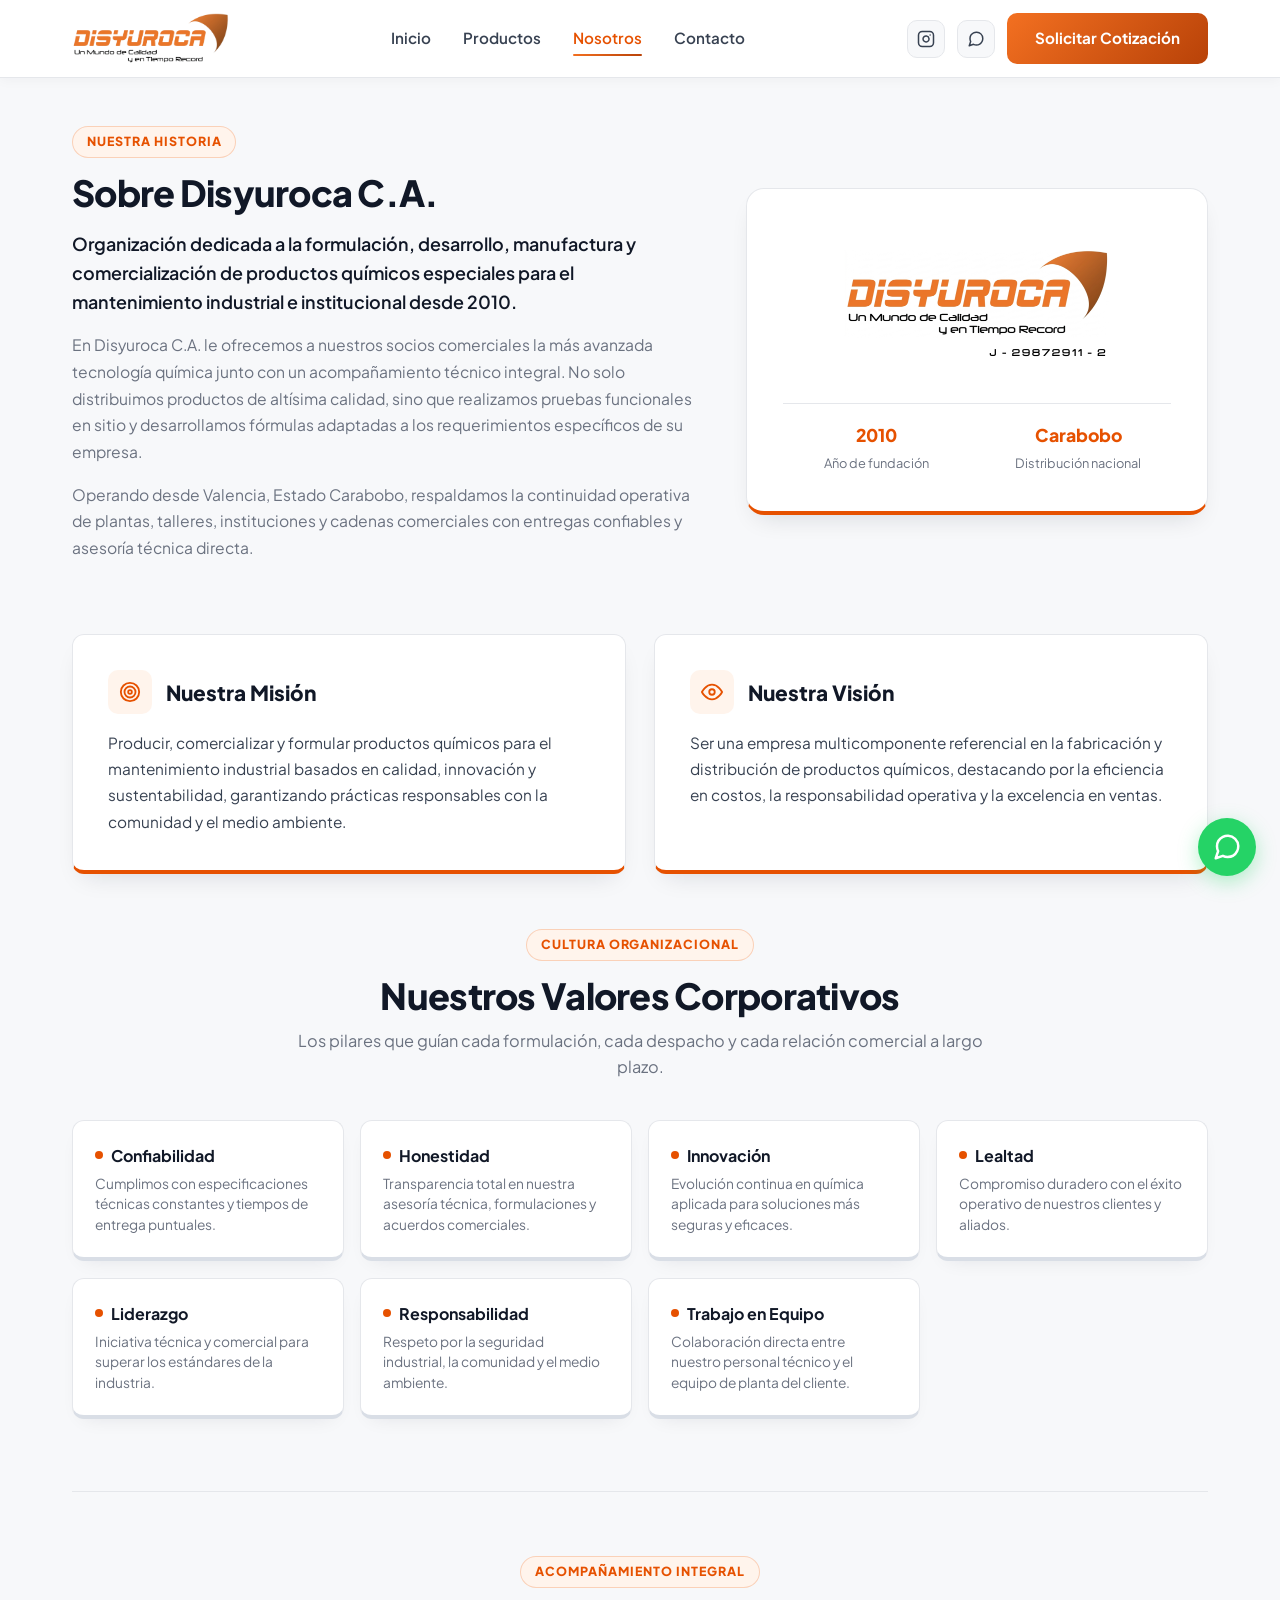
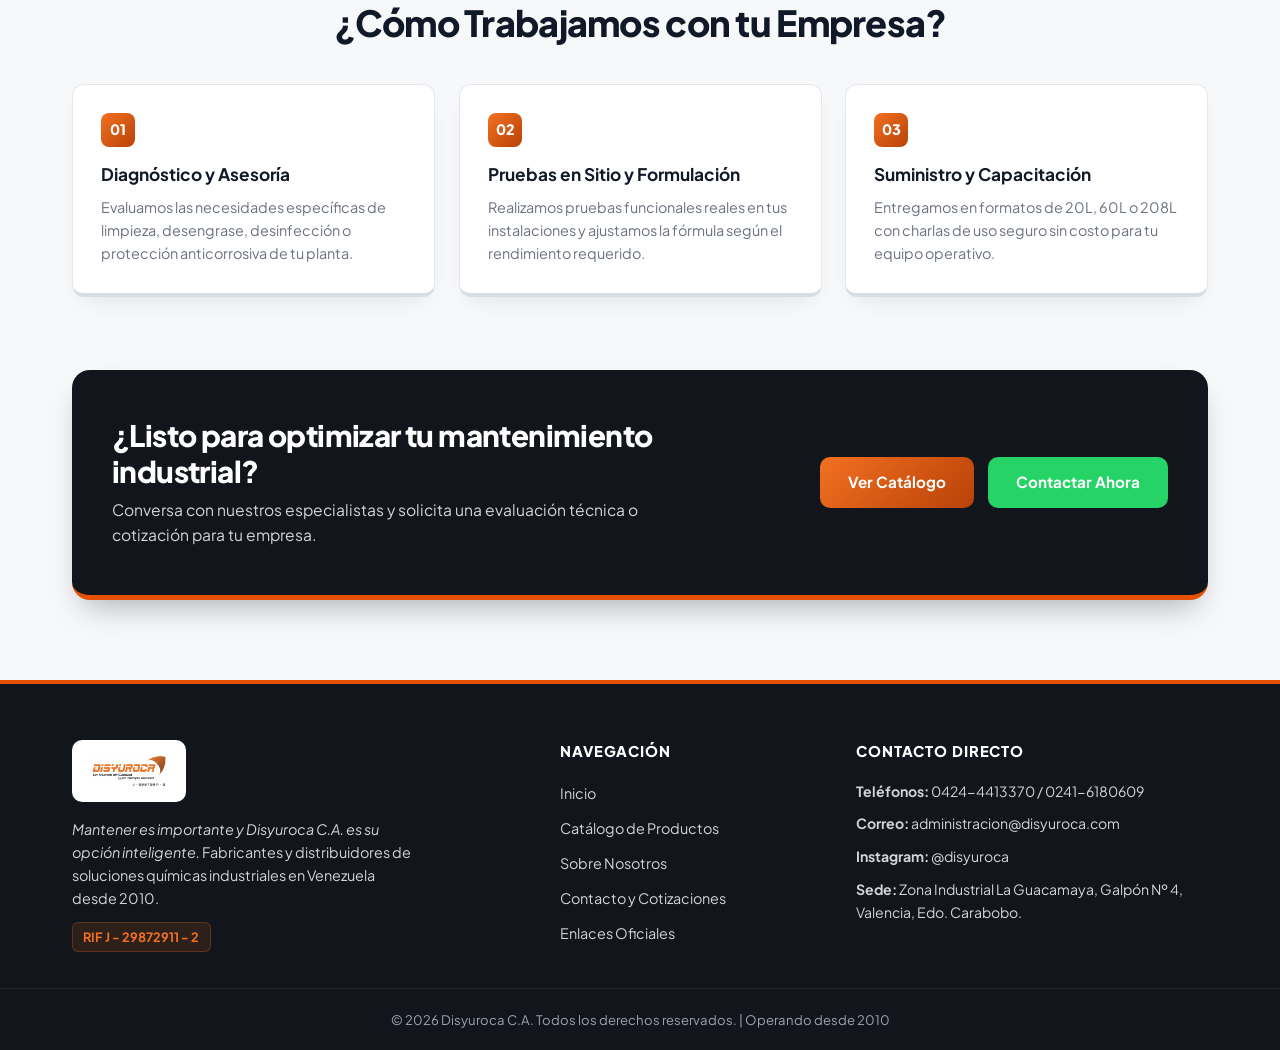
<file: nosotros.html>
<!DOCTYPE html>
<html lang="es">
<head>
    <meta charset="UTF-8">
    <meta name="viewport" content="width=device-width, initial-scale=1.0">
    <title>Sobre Nosotros | Disyuroca C.A.</title>
    <meta name="description" content="Conoce la trayectoria, misión, visión y valores de Disyuroca C.A., líderes en soluciones químicas en Venezuela desde 2010.">
    <link rel="icon" type="image/png" href="images/favicon.png" />

    <!-- Google Fonts -->
    <link rel="preconnect" href="https://fonts.googleapis.com">
    <link rel="preconnect" href="https://fonts.gstatic.com" crossorigin>
    <link href="https://fonts.googleapis.com/css2?family=Plus+Jakarta+Sans:wght@400;500;600;700;800&display=swap" rel="stylesheet">

    <meta property="og:type" content="website" />
    <meta property="og:title" content="Sobre Nosotros | Disyuroca C.A." />
    <meta property="og:description" content="Más de 15 años formulando y distribuyendo soluciones químicas industriales en Venezuela." />
    <meta property="og:image" content="images/logo-rif.png" />

    <link rel="stylesheet" href="styles.css">
</head>
<body>

    <!-- BOTÓN FLOTANTE WHATSAPP -->
    <a href="https://wa.me/584244413370?text=Hola,%20quisiera%20solicitar%20informaci%C3%B3n%20y%20una%20cotizaci%C3%B3n%20de%20sus%20productos." target="_blank" rel="noopener noreferrer" class="floating-whatsapp" aria-label="Chat de WhatsApp">
        <svg width="30" height="30" viewBox="0 0 24 24" fill="none" stroke="currentColor" stroke-width="2" stroke-linecap="round" stroke-linejoin="round"><path d="M21 11.5a8.38 8.38 0 0 1-.9 3.8 8.5 8.5 0 0 1-7.6 4.7 8.38 8.38 0 0 1-3.8-.9L3 21l1.9-5.7a8.38 8.38 0 0 1-.9-3.8 8.5 8.5 0 0 1 4.7-7.6 8.38 8.38 0 0 1 3.8-.9h.5a8.48 8.48 0 0 1 8 8v.5z"></path></svg>
    </a>

    <!-- NAVEGACIÓN SUPERIOR -->
    <nav class="site-nav">
        <div class="nav-container">
            <a href="index.html" class="logo-container" aria-label="Disyuroca C.A. Inicio">
                <img src="images/logo-transparent.png" alt="Disyuroca C.A. Logo" class="logo-img">
            </a>

            <ul class="nav-links">
                <li><a href="index.html">Inicio</a></li>
                <li><a href="productos.html">Productos</a></li>
                <li><a href="nosotros.html" class="active">Nosotros</a></li>
                <li><a href="contacto.html">Contacto</a></li>
            </ul>

            <div class="nav-actions">
                <a href="https://www.instagram.com/disyuroca" target="_blank" rel="noopener noreferrer" class="nav-icon-btn" aria-label="Instagram">
                    <svg width="18" height="18" viewBox="0 0 24 24" fill="none" stroke="currentColor" stroke-width="2" stroke-linecap="round" stroke-linejoin="round"><rect x="2" y="2" width="20" height="20" rx="5" ry="5"></rect><path d="M16 11.37A4 4 0 1 1 12.63 8 4 4 0 0 1 16 11.37z"></path><line x1="17.5" y1="6.5" x2="17.51" y2="6.5"></line></svg>
                </a>
                <a href="https://wa.me/584244413370?text=Hola,%20quisiera%20solicitar%20informaci%C3%B3n%20y%20una%20cotizaci%C3%B3n%20de%20sus%20productos." target="_blank" rel="noopener noreferrer" class="nav-icon-btn ws-nav" aria-label="WhatsApp">
                    <svg width="18" height="18" viewBox="0 0 24 24" fill="none" stroke="currentColor" stroke-width="2" stroke-linecap="round" stroke-linejoin="round"><path d="M21 11.5a8.38 8.38 0 0 1-.9 3.8 8.5 8.5 0 0 1-7.6 4.7 8.38 8.38 0 0 1-3.8-.9L3 21l1.9-5.7a8.38 8.38 0 0 1-.9-3.8 8.5 8.5 0 0 1 4.7-7.6 8.38 8.38 0 0 1 3.8-.9h.5a8.48 8.48 0 0 1 8 8v.5z"></path></svg>
                </a>
                <a href="contacto.html" class="btn nav-cta-btn">Solicitar Cotización</a>
            </div>

            <button class="nav-toggle" id="navToggle" aria-label="Abrir menú" aria-expanded="false">
                <svg width="22" height="22" viewBox="0 0 24 24" fill="none" stroke="currentColor" stroke-width="2.2" stroke-linecap="round" stroke-linejoin="round"><line x1="3" y1="6" x2="21" y2="6"></line><line x1="3" y1="12" x2="21" y2="12"></line><line x1="3" y1="18" x2="21" y2="18"></line></svg>
            </button>
        </div>
    </nav>

    <!-- MENÚ MÓVIL -->
    <div class="mobile-menu" id="mobileMenu">
        <a href="index.html" class="mobile-link">Inicio</a>
        <a href="productos.html" class="mobile-link">Productos</a>
        <a href="nosotros.html" class="mobile-link active">Nosotros</a>
        <a href="contacto.html" class="mobile-link">Contacto</a>
        <div class="mobile-menu-actions">
            <a href="contacto.html" class="btn btn-sm" style="flex: 1;">Cotizar</a>
            <a href="https://wa.me/584244413370?text=Hola,%20quisiera%20solicitar%20una%20cotizaci%C3%B3n%20de%20sus%20productos." target="_blank" rel="noopener noreferrer" class="btn btn-whatsapp btn-sm" style="flex: 1;">WhatsApp</a>
        </div>
    </div>

    <!-- CONTENIDO PRINCIPAL -->
    <main class="page">
        <!-- PRESENTACIÓN -->
        <section class="about-hero">
            <div class="about-hero-text">
                <span class="section-eyebrow">Nuestra Historia</span>
                <h2>Sobre Disyuroca C.A.</h2>
                <p class="lead-text">Organización dedicada a la formulación, desarrollo, manufactura y comercialización de productos químicos especiales para el mantenimiento industrial e institucional desde 2010.</p>
                <p>En Disyuroca C.A. le ofrecemos a nuestros socios comerciales la más avanzada tecnología química junto con un acompañamiento técnico integral. No solo distribuimos productos de altísima calidad, sino que realizamos pruebas funcionales en sitio y desarrollamos fórmulas adaptadas a los requerimientos específicos de su empresa.</p>
                <p>Operando desde Valencia, Estado Carabobo, respaldamos la continuidad operativa de plantas, talleres, instituciones y cadenas comerciales con entregas confiables y asesoría técnica directa.</p>
            </div>

            <div class="about-brand-card">
                <img src="images/logo-rif.png" alt="Identidad Corporativa Disyuroca C.A. RIF J-29872911-2">
                <div class="about-brand-meta">
                    <div>
                        <strong>2010</strong>
                        <span>Año de fundación</span>
                    </div>
                    <div>
                        <strong>Carabobo</strong>
                        <span>Distribución nacional</span>
                    </div>
                </div>
            </div>
        </section>

        <!-- MISIÓN Y VISIÓN -->
        <section class="mission-vision-grid">
            <div class="mv-card">
                <div class="mv-header">
                    <div class="mv-icon">
                        <svg width="22" height="22" viewBox="0 0 24 24" fill="none" stroke="currentColor" stroke-width="2" stroke-linecap="round" stroke-linejoin="round"><circle cx="12" cy="12" r="10"></circle><circle cx="12" cy="12" r="6"></circle><circle cx="12" cy="12" r="2"></circle></svg>
                    </div>
                    <h3>Nuestra Misión</h3>
                </div>
                <p>Producir, comercializar y formular productos químicos para el mantenimiento industrial basados en calidad, innovación y sustentabilidad, garantizando prácticas responsables con la comunidad y el medio ambiente.</p>
            </div>

            <div class="mv-card">
                <div class="mv-header">
                    <div class="mv-icon">
                        <svg width="22" height="22" viewBox="0 0 24 24" fill="none" stroke="currentColor" stroke-width="2" stroke-linecap="round" stroke-linejoin="round"><path d="M1 12s4-8 11-8 11 8 11 8-4 8-11 8-11-8-11-8z"></path><circle cx="12" cy="12" r="3"></circle></svg>
                    </div>
                    <h3>Nuestra Visión</h3>
                </div>
                <p>Ser una empresa multicomponente referencial en la fabricación y distribución de productos químicos, destacando por la eficiencia en costos, la responsabilidad operativa y la excelencia en ventas.</p>
            </div>
        </section>

        <!-- VALORES CORPORATIVOS -->
        <section>
            <div class="section-header">
                <span class="section-eyebrow">Cultura Organizacional</span>
                <h2>Nuestros Valores Corporativos</h2>
                <p class="page-subtitle">Los pilares que guían cada formulación, cada despacho y cada relación comercial a largo plazo.</p>
            </div>

            <div class="values-grid">
                <div class="value-card">
                    <strong>Confiabilidad</strong>
                    <p>Cumplimos con especificaciones técnicas constantes y tiempos de entrega puntuales.</p>
                </div>
                <div class="value-card">
                    <strong>Honestidad</strong>
                    <p>Transparencia total en nuestra asesoría técnica, formulaciones y acuerdos comerciales.</p>
                </div>
                <div class="value-card">
                    <strong>Innovación</strong>
                    <p>Evolución continua en química aplicada para soluciones más seguras y eficaces.</p>
                </div>
                <div class="value-card">
                    <strong>Lealtad</strong>
                    <p>Compromiso duradero con el éxito operativo de nuestros clientes y aliados.</p>
                </div>
                <div class="value-card">
                    <strong>Liderazgo</strong>
                    <p>Iniciativa técnica y comercial para superar los estándares de la industria.</p>
                </div>
                <div class="value-card">
                    <strong>Responsabilidad</strong>
                    <p>Respeto por la seguridad industrial, la comunidad y el medio ambiente.</p>
                </div>
                <div class="value-card">
                    <strong>Trabajo en Equipo</strong>
                    <p>Colaboración directa entre nuestro personal técnico y el equipo de planta del cliente.</p>
                </div>
            </div>
        </section>

        <!-- METODOLOGÍA -->
        <section class="home-section">
            <div class="section-header">
                <span class="section-eyebrow">Acompañamiento Integral</span>
                <h2>¿Cómo Trabajamos con tu Empresa?</h2>
            </div>

            <div class="process-grid">
                <div class="process-step">
                    <span class="process-num">01</span>
                    <h3>Diagnóstico y Asesoría</h3>
                    <p>Evaluamos las necesidades específicas de limpieza, desengrase, desinfección o protección anticorrosiva de tu planta.</p>
                </div>
                <div class="process-step">
                    <span class="process-num">02</span>
                    <h3>Pruebas en Sitio y Formulación</h3>
                    <p>Realizamos pruebas funcionales reales en tus instalaciones y ajustamos la fórmula según el rendimiento requerido.</p>
                </div>
                <div class="process-step">
                    <span class="process-num">03</span>
                    <h3>Suministro y Capacitación</h3>
                    <p>Entregamos en formatos de 20L, 60L o 208L con charlas de uso seguro sin costo para tu equipo operativo.</p>
                </div>
            </div>
        </section>

        <!-- CTA -->
        <section class="cta-banner">
            <div class="cta-banner-text">
                <h2>¿Listo para optimizar tu mantenimiento industrial?</h2>
                <p>Conversa con nuestros especialistas y solicita una evaluación técnica o cotización para tu empresa.</p>
            </div>
            <div class="cta-banner-actions">
                <a href="productos.html" class="btn">Ver Catálogo</a>
                <a href="contacto.html" class="btn btn-whatsapp">Contactar Ahora</a>
            </div>
        </section>
    </main>

    <!-- FOOTER -->
    <footer class="site-footer">
        <div class="footer-container">
            <div class="footer-col">
                <div class="footer-brand-logo">
                    <img src="images/logo-rif.png" alt="Disyuroca C.A. RIF J-29872911-2">
                </div>
                <p class="footer-slogan"><em>Mantener es importante y Disyuroca C.A. es su opción inteligente.</em> Fabricantes y distribuidores de soluciones químicas industriales en Venezuela desde 2010.</p>
                <span class="footer-rif">RIF J - 29872911 - 2</span>
            </div>

            <div class="footer-col">
                <h4>Navegación</h4>
                <ul class="footer-links">
                    <li><a href="index.html">Inicio</a></li>
                    <li><a href="productos.html">Catálogo de Productos</a></li>
                    <li><a href="nosotros.html">Sobre Nosotros</a></li>
                    <li><a href="contacto.html">Contacto y Cotizaciones</a></li>
                    <li><a href="links.html">Enlaces Oficiales</a></li>
                </ul>
            </div>

            <div class="footer-col">
                <h4>Contacto Directo</h4>
                <ul class="footer-contact-list">
                    <li><strong>Teléfonos:</strong> <a href="tel:+584244413370">0424-4413370</a> / <a href="tel:+582416180609">0241-6180609</a></li>
                    <li><strong>Correo:</strong> <a href="mailto:administracion@disyuroca.com">administracion@disyuroca.com</a></li>
                    <li><strong>Instagram:</strong> <a href="https://www.instagram.com/disyuroca" target="_blank" rel="noopener noreferrer">@disyuroca</a></li>
                    <li><strong>Sede:</strong> Zona Industrial La Guacamaya, Galpón Nº 4, Valencia, Edo. Carabobo.</li>
                </ul>
            </div>
        </div>
        <div class="footer-bottom">
            &copy; 2026 Disyuroca C.A. Todos los derechos reservados. | Operando desde 2010
        </div>
    </footer>

    <script src="script.js"></script>
</body>
</html>
</file>
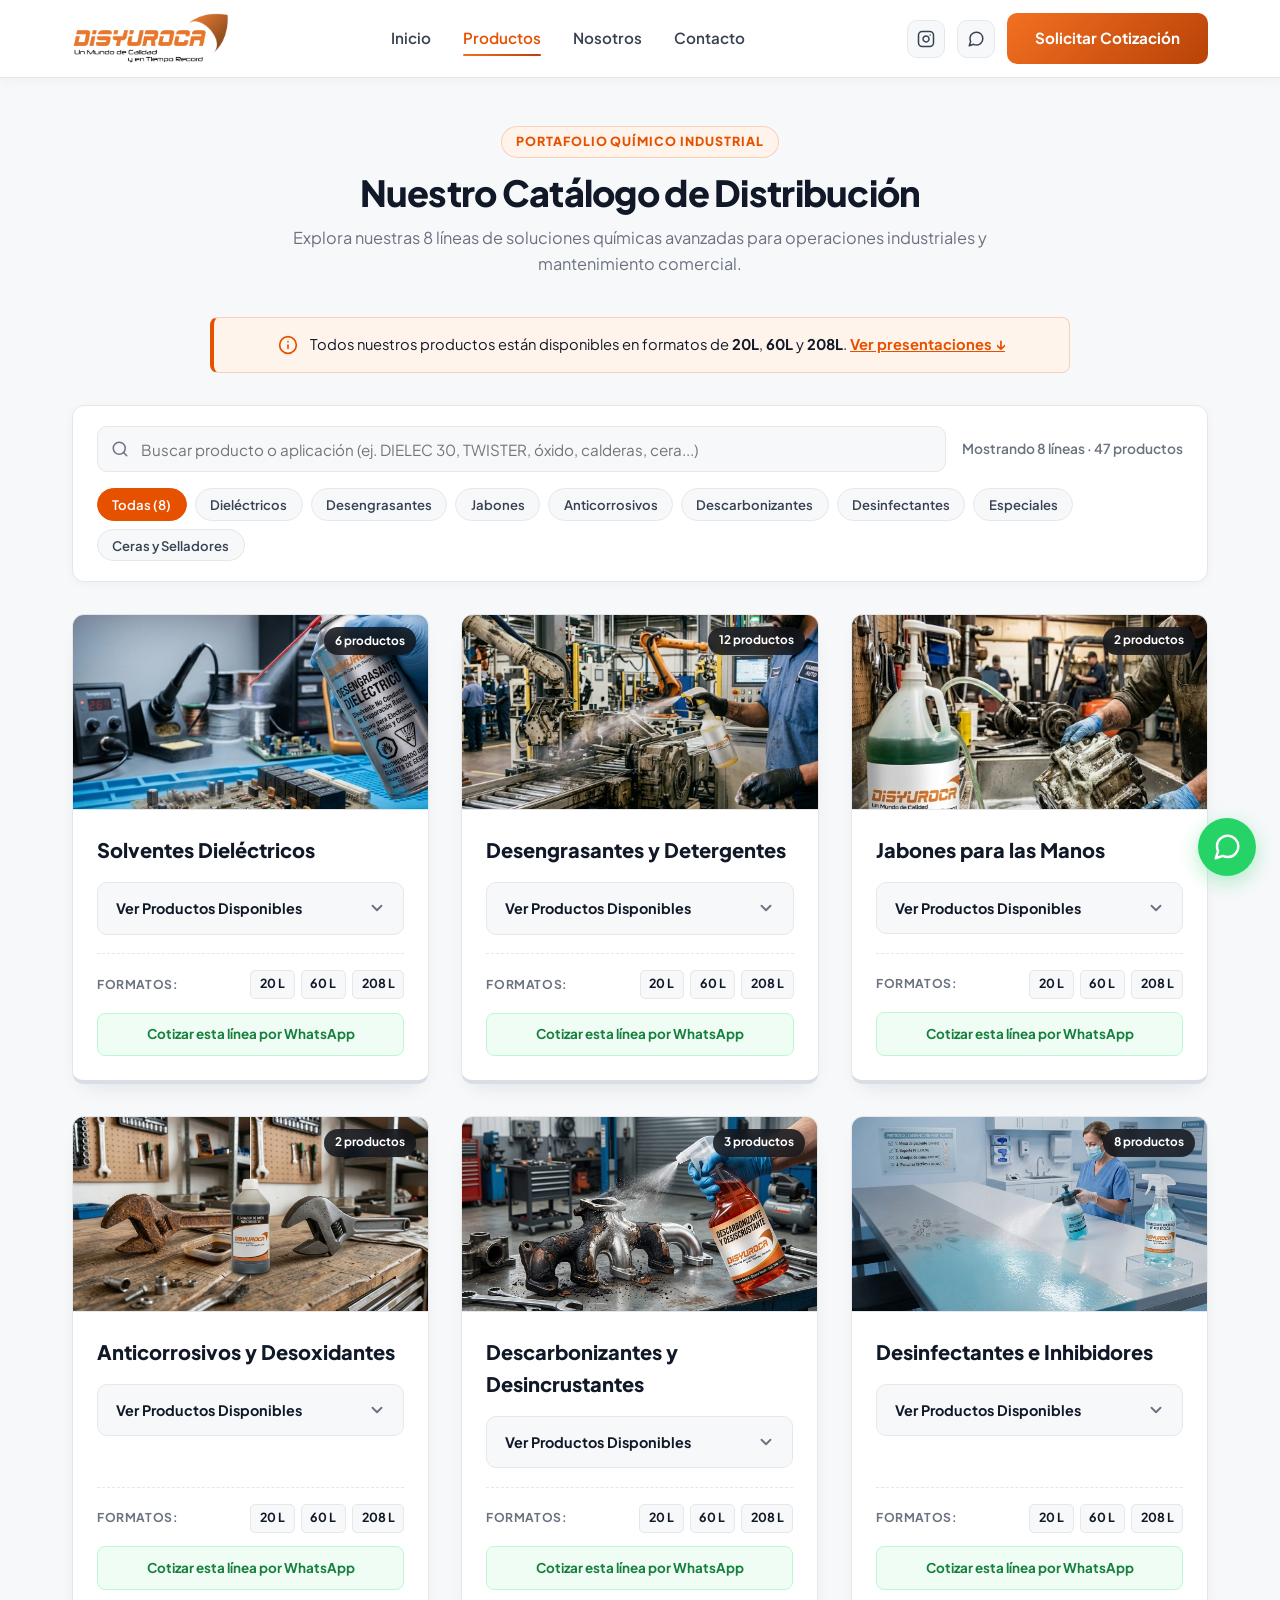
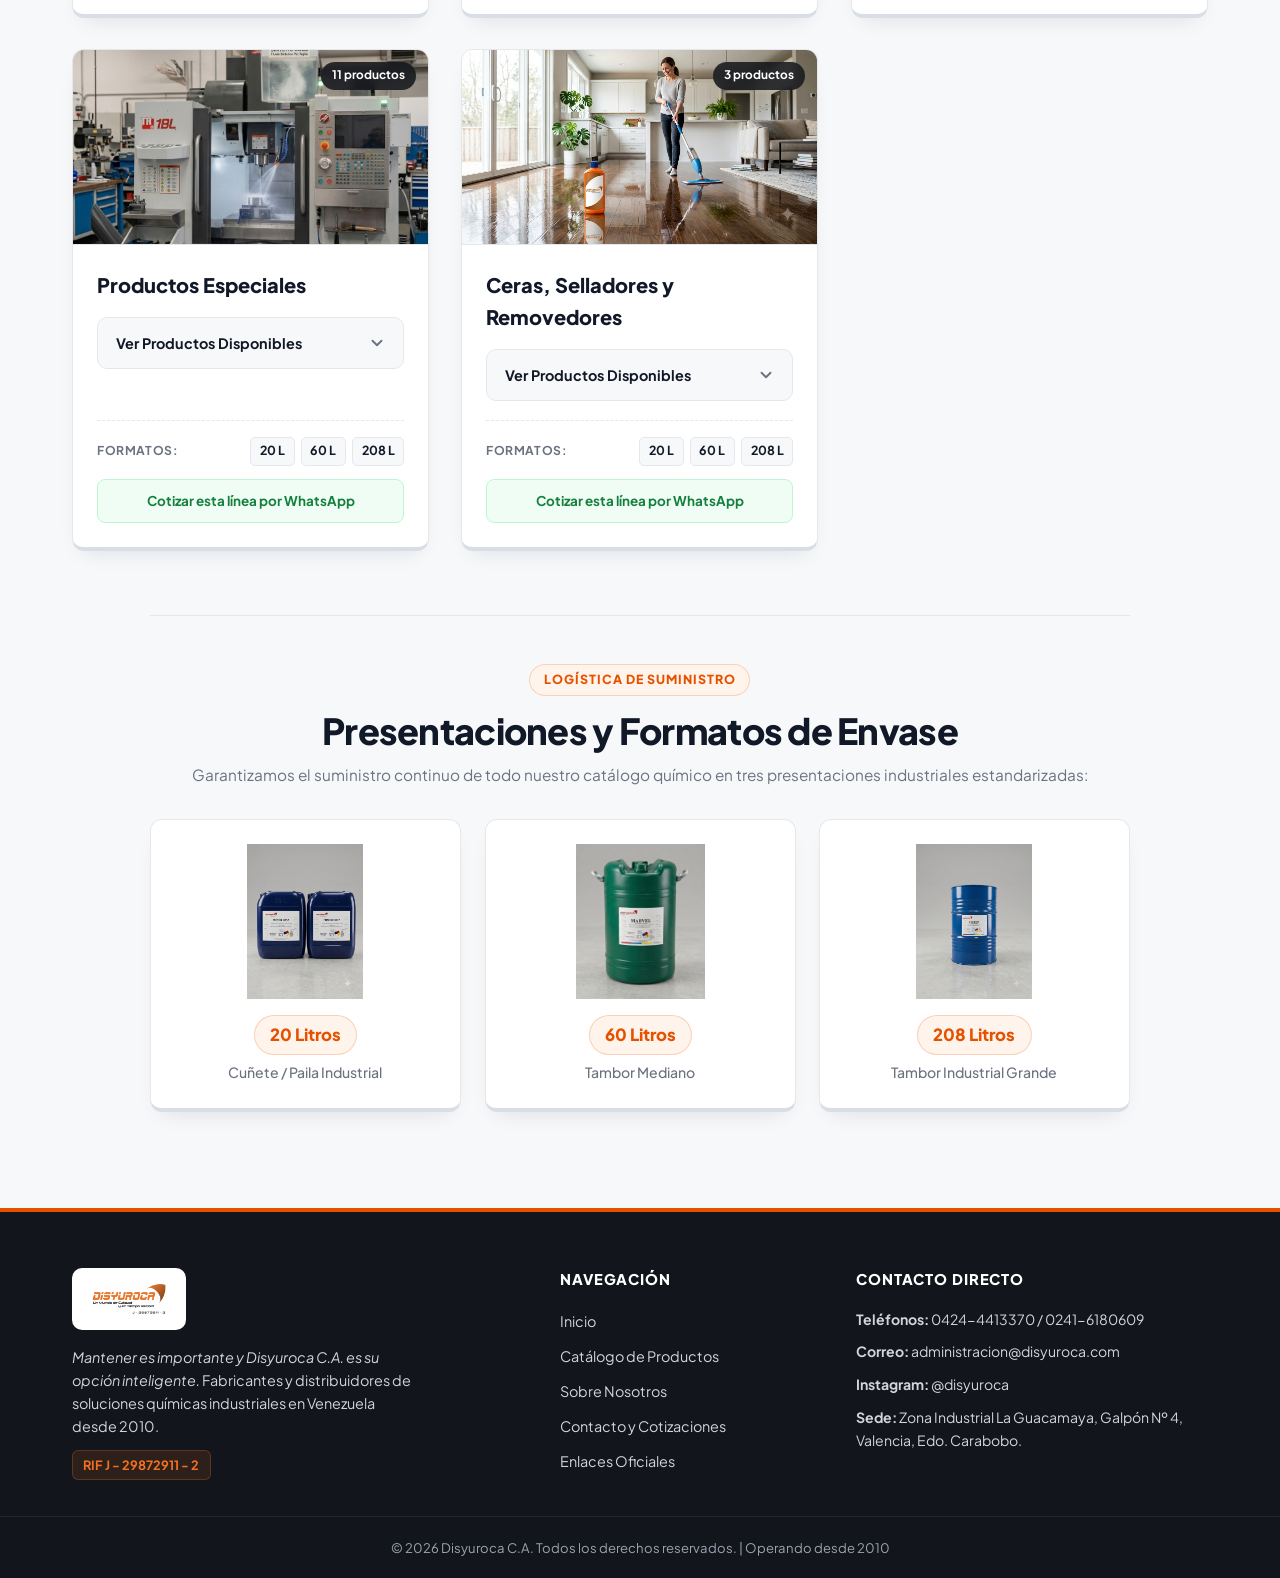
<file: productos.html>
<!DOCTYPE html>
<html lang="es">
<head>
    <meta charset="UTF-8">
    <meta name="viewport" content="width=device-width, initial-scale=1.0">
    <title>Catálogo de Productos | Disyuroca C.A.</title>
    <meta name="description" content="Catálogo completo de productos químicos e industriales: solventes dieléctricos, desengrasantes, anticorrosivos, descarbonizantes y desinfectantes.">
    <link rel="icon" type="image/png" href="images/favicon.png" />

    <!-- Google Fonts -->
    <link rel="preconnect" href="https://fonts.googleapis.com">
    <link rel="preconnect" href="https://fonts.gstatic.com" crossorigin>
    <link href="https://fonts.googleapis.com/css2?family=Plus+Jakarta+Sans:wght@400;500;600;700;800&display=swap" rel="stylesheet">

    <meta property="og:type" content="website" />
    <meta property="og:title" content="Catálogo de Productos | Disyuroca C.A." />
    <meta property="og:description" content="Explora nuestras 8 líneas de productos químicos industriales en presentaciones de 20L, 60L y 208L." />
    <meta property="og:image" content="images/logo-rif.png" />

    <link rel="stylesheet" href="styles.css">
</head>
<body>

    <!-- BOTÓN FLOTANTE WHATSAPP -->
    <a href="https://wa.me/584244413370?text=Hola,%20quisiera%20solicitar%20informaci%C3%B3n%20y%20una%20cotizaci%C3%B3n%20de%20sus%20productos." target="_blank" rel="noopener noreferrer" class="floating-whatsapp" aria-label="Chat de WhatsApp">
        <svg width="30" height="30" viewBox="0 0 24 24" fill="none" stroke="currentColor" stroke-width="2" stroke-linecap="round" stroke-linejoin="round"><path d="M21 11.5a8.38 8.38 0 0 1-.9 3.8 8.5 8.5 0 0 1-7.6 4.7 8.38 8.38 0 0 1-3.8-.9L3 21l1.9-5.7a8.38 8.38 0 0 1-.9-3.8 8.5 8.5 0 0 1 4.7-7.6 8.38 8.38 0 0 1 3.8-.9h.5a8.48 8.48 0 0 1 8 8v.5z"></path></svg>
    </a>

    <!-- NAVEGACIÓN SUPERIOR -->
    <nav class="site-nav">
        <div class="nav-container">
            <a href="index.html" class="logo-container" aria-label="Disyuroca C.A. Inicio">
                <img src="images/logo-transparent.png" alt="Disyuroca C.A. Logo" class="logo-img">
            </a>

            <ul class="nav-links">
                <li><a href="index.html">Inicio</a></li>
                <li><a href="productos.html" class="active">Productos</a></li>
                <li><a href="nosotros.html">Nosotros</a></li>
                <li><a href="contacto.html">Contacto</a></li>
            </ul>

            <div class="nav-actions">
                <a href="https://www.instagram.com/disyuroca" target="_blank" rel="noopener noreferrer" class="nav-icon-btn" aria-label="Instagram">
                    <svg width="18" height="18" viewBox="0 0 24 24" fill="none" stroke="currentColor" stroke-width="2" stroke-linecap="round" stroke-linejoin="round"><rect x="2" y="2" width="20" height="20" rx="5" ry="5"></rect><path d="M16 11.37A4 4 0 1 1 12.63 8 4 4 0 0 1 16 11.37z"></path><line x1="17.5" y1="6.5" x2="17.51" y2="6.5"></line></svg>
                </a>
                <a href="https://wa.me/584244413370?text=Hola,%20quisiera%20solicitar%20informaci%C3%B3n%20y%20una%20cotizaci%C3%B3n%20de%20sus%20productos." target="_blank" rel="noopener noreferrer" class="nav-icon-btn ws-nav" aria-label="WhatsApp">
                    <svg width="18" height="18" viewBox="0 0 24 24" fill="none" stroke="currentColor" stroke-width="2" stroke-linecap="round" stroke-linejoin="round"><path d="M21 11.5a8.38 8.38 0 0 1-.9 3.8 8.5 8.5 0 0 1-7.6 4.7 8.38 8.38 0 0 1-3.8-.9L3 21l1.9-5.7a8.38 8.38 0 0 1-.9-3.8 8.5 8.5 0 0 1 4.7-7.6 8.38 8.38 0 0 1 3.8-.9h.5a8.48 8.48 0 0 1 8 8v.5z"></path></svg>
                </a>
                <a href="contacto.html" class="btn nav-cta-btn">Solicitar Cotización</a>
            </div>

            <button class="nav-toggle" id="navToggle" aria-label="Abrir menú" aria-expanded="false">
                <svg width="22" height="22" viewBox="0 0 24 24" fill="none" stroke="currentColor" stroke-width="2.2" stroke-linecap="round" stroke-linejoin="round"><line x1="3" y1="6" x2="21" y2="6"></line><line x1="3" y1="12" x2="21" y2="12"></line><line x1="3" y1="18" x2="21" y2="18"></line></svg>
            </button>
        </div>
    </nav>

    <!-- MENÚ MÓVIL -->
    <div class="mobile-menu" id="mobileMenu">
        <a href="index.html" class="mobile-link">Inicio</a>
        <a href="productos.html" class="mobile-link active">Productos</a>
        <a href="nosotros.html" class="mobile-link">Nosotros</a>
        <a href="contacto.html" class="mobile-link">Contacto</a>
        <div class="mobile-menu-actions">
            <a href="contacto.html" class="btn btn-sm" style="flex: 1;">Cotizar</a>
            <a href="https://wa.me/584244413370?text=Hola,%20quisiera%20solicitar%20una%20cotizaci%C3%B3n%20de%20sus%20productos." target="_blank" rel="noopener noreferrer" class="btn btn-whatsapp btn-sm" style="flex: 1;">WhatsApp</a>
        </div>
    </div>

    <!-- CONTENIDO PRINCIPAL -->
    <main class="page">
        <div class="section-header">
            <span class="section-eyebrow">Portafolio Químico Industrial</span>
            <h2>Nuestro Catálogo de Distribución</h2>
            <p class="page-subtitle">Explora nuestras 8 líneas de soluciones químicas avanzadas para operaciones industriales y mantenimiento comercial.</p>
        </div>

        <div class="banner-info">
            <svg width="20" height="20" viewBox="0 0 24 24" fill="none" stroke="currentColor" stroke-width="2" stroke-linecap="round" stroke-linejoin="round"><circle cx="12" cy="12" r="10"></circle><line x1="12" y1="16" x2="12" y2="12"></line><line x1="12" y1="8" x2="12.01" y2="8"></line></svg>
            <span>Todos nuestros productos están disponibles en formatos de <strong>20L</strong>, <strong>60L</strong> y <strong>208L</strong>. <a href="#presentaciones" style="color: var(--primary); font-weight: 700;">Ver presentaciones ↓</a></span>
        </div>

        <!-- BUSCADOR Y FILTROS -->
        <section class="catalog-controls" aria-label="Filtrar catálogo">
            <div class="catalog-search-row">
                <div class="search-input-wrap">
                    <svg width="18" height="18" viewBox="0 0 24 24" fill="none" stroke="currentColor" stroke-width="2" stroke-linecap="round" stroke-linejoin="round"><circle cx="11" cy="11" r="8"></circle><line x1="21" y1="21" x2="16.65" y2="16.65"></line></svg>
                    <input type="search" id="catalogSearch" class="catalog-search-input" placeholder="Buscar producto o aplicación (ej. DIELEC 30, TWISTER, óxido, calderas, cera...)" aria-label="Buscar en el catálogo">
                </div>
                <span class="catalog-results-count" id="catalogCount">Mostrando 8 líneas · 47 productos</span>
            </div>

            <div class="filter-pills" id="categoryFilters" role="group" aria-label="Filtrar por categoría">
                <button type="button" class="filter-pill active" data-filter="all">Todas (8)</button>
                <button type="button" class="filter-pill" data-filter="dielectricos">Dieléctricos</button>
                <button type="button" class="filter-pill" data-filter="desengrasantes">Desengrasantes</button>
                <button type="button" class="filter-pill" data-filter="jabones">Jabones</button>
                <button type="button" class="filter-pill" data-filter="anticorrosivos">Anticorrosivos</button>
                <button type="button" class="filter-pill" data-filter="descarbonizantes">Descarbonizantes</button>
                <button type="button" class="filter-pill" data-filter="desinfectantes">Desinfectantes</button>
                <button type="button" class="filter-pill" data-filter="especiales">Especiales</button>
                <button type="button" class="filter-pill" data-filter="ceras">Ceras y Selladores</button>
            </div>
        </section>

        <div class="no-results-box" id="noResultsBox">
            <p style="font-weight: 700; color: var(--text-dark); margin-bottom: 0.4rem;">No encontramos productos con ese término.</p>
            <p style="font-size: 0.9rem;">Intenta con otra palabra clave o contáctanos: formulamos productos químicos a la medida.</p>
        </div>

        <div class="grid" id="catalogGrid">
            <!-- 1. Solventes Dieléctricos -->
            <article class="product-card" data-category="dielectricos">
                <div class="product-img">
                    <img src="images/dielctrico.png" alt="Solventes Dieléctricos" loading="lazy">
                    <span class="product-count-badge">6 productos</span>
                </div>
                <div class="product-info">
                    <h3>Solventes Dieléctricos</h3>
                    <details class="product-accordion">
                        <summary class="accordion-trigger">
                            <span>Ver Productos Disponibles</span>
                            <svg class="accordion-arrow" viewBox="0 0 24 24"><polyline points="6 9 12 15 18 9"></polyline></svg>
                        </summary>
                        <div class="accordion-content">
                            <ul class="catalog-list">
                                <li class="catalog-item"><span class="catalog-item-name">DIELEC 30:</span> Desengrasante dieléctrico eco-amigable con rigidez certificada de 30 Kv.</li>
                                <li class="catalog-item"><span class="catalog-item-name">DIELEC 25:</span> Limpiador dieléctrico biodegradable con rigidez de 25 Kv.</li>
                                <li class="catalog-item"><span class="catalog-item-name">DIELEC 18:</span> Solución dieléctrica biodegradable con 18 Kv de rigidez.</li>
                                <li class="catalog-item"><span class="catalog-item-name">DIELECT FLASH:</span> Desengrasante dieléctrico de secado ultra rápido.</li>
                                <li class="catalog-item"><span class="catalog-item-name">DESPLACER:</span> Fluido desplazador de humedad para circuitos activos.</li>
                                <li class="catalog-item"><span class="catalog-item-name">PULL:</span> Limpiador dieléctrico en formato aerosol.</li>
                            </ul>
                        </div>
                    </details>
                    <div class="product-footer">
                        <div class="product-sizes">
                            <span class="sizes-label">Formatos:</span>
                            <div class="size-badges-group">
                                <span class="size-badge">20 L</span><span class="size-badge">60 L</span><span class="size-badge">208 L</span>
                            </div>
                        </div>
                        <a href="https://wa.me/584244413370?text=Hola,%20quisiera%20cotizar%20productos%20de%20la%20l%C3%ADnea%20Solventes%20Diel%C3%A9ctricos." target="_blank" rel="noopener noreferrer" class="quote-line-btn">
                            Cotizar esta línea por WhatsApp
                        </a>
                    </div>
                </div>
            </article>

            <!-- 2. Desengrasantes y Detergentes -->
            <article class="product-card" data-category="desengrasantes">
                <div class="product-img">
                    <img src="images/desengrasante.png" alt="Desengrasantes y Detergentes" loading="lazy">
                    <span class="product-count-badge">12 productos</span>
                </div>
                <div class="product-info">
                    <h3>Desengrasantes y Detergentes</h3>
                    <details class="product-accordion">
                        <summary class="accordion-trigger">
                            <span>Ver Productos Disponibles</span>
                            <svg class="accordion-arrow" viewBox="0 0 24 24"><polyline points="6 9 12 15 18 9"></polyline></svg>
                        </summary>
                        <div class="accordion-content">
                            <ul class="catalog-list">
                                <li class="catalog-item"><span class="catalog-item-name">TWISTER:</span> Desengrasante alcalino acuoso fuerza extra.</li>
                                <li class="catalog-item"><span class="catalog-item-name">POWER SOAP:</span> Jabón líquido concentrado de pH neutro.</li>
                                <li class="catalog-item"><span class="catalog-item-name">VH WONDER:</span> Solvente para grasa pesada, brea y crudo.</li>
                                <li class="catalog-item"><span class="catalog-item-name">VH SOLV:</span> Solvente desengrasante de evaporación controlada.</li>
                                <li class="catalog-item"><span class="catalog-item-name">VH RED:</span> Solvente emulsificante para motores y chasis.</li>
                                <li class="catalog-item"><span class="catalog-item-name">EASY WASH:</span> Detergente lavaplatos líquido industrial.</li>
                                <li class="catalog-item"><span class="catalog-item-name">CRISTAL:</span> Limpiador de vidrios antiempañante.</li>
                                <li class="catalog-item"><span class="catalog-item-name">MARVEL:</span> Desengrasante alcalino multiuso para pisos.</li>
                                <li class="catalog-item"><span class="catalog-item-name">AUTO WASH:</span> Champú automotriz concentrado.</li>
                                <li class="catalog-item"><span class="catalog-item-name">VH 940:</span> Limpiador alcalino para hidrolimpiadoras a vapor.</li>
                                <li class="catalog-item"><span class="catalog-item-name">EXTRA POLV:</span> Detergente industrial en polvo.</li>
                                <li class="catalog-item"><span class="catalog-item-name">D FAST:</span> Solvente autoemulsionable para inmersión.</li>
                            </ul>
                        </div>
                    </details>
                    <div class="product-footer">
                        <div class="product-sizes">
                            <span class="sizes-label">Formatos:</span>
                            <div class="size-badges-group">
                                <span class="size-badge">20 L</span><span class="size-badge">60 L</span><span class="size-badge">208 L</span>
                            </div>
                        </div>
                        <a href="https://wa.me/584244413370?text=Hola,%20quisiera%20cotizar%20productos%20de%20la%20l%C3%ADnea%20Desengrasantes%20y%20Detergentes." target="_blank" rel="noopener noreferrer" class="quote-line-btn">
                            Cotizar esta línea por WhatsApp
                        </a>
                    </div>
                </div>
            </article>

            <!-- 3. Jabones para las Manos -->
            <article class="product-card" data-category="jabones">
                <div class="product-img">
                    <img src="images/jabon.png" alt="Jabones para las Manos" loading="lazy">
                    <span class="product-count-badge">2 productos</span>
                </div>
                <div class="product-info">
                    <h3>Jabones para las Manos</h3>
                    <details class="product-accordion">
                        <summary class="accordion-trigger">
                            <span>Ver Productos Disponibles</span>
                            <svg class="accordion-arrow" viewBox="0 0 24 24"><polyline points="6 9 12 15 18 9"></polyline></svg>
                        </summary>
                        <div class="accordion-content">
                            <ul class="catalog-list">
                                <li class="catalog-item"><span class="catalog-item-name">DELICATE SOAP:</span> Jabón líquido cosmético humectante.</li>
                                <li class="catalog-item"><span class="catalog-item-name">CREAM SOAP:</span> Crema limpiadora desengrasante para uso sin agua.</li>
                            </ul>
                        </div>
                    </details>
                    <div class="product-footer">
                        <div class="product-sizes">
                            <span class="sizes-label">Formatos:</span>
                            <div class="size-badges-group">
                                <span class="size-badge">20 L</span><span class="size-badge">60 L</span><span class="size-badge">208 L</span>
                            </div>
                        </div>
                        <a href="https://wa.me/584244413370?text=Hola,%20quisiera%20cotizar%20productos%20de%20la%20l%C3%ADnea%20Jabones%20para%20las%20Manos." target="_blank" rel="noopener noreferrer" class="quote-line-btn">
                            Cotizar esta línea por WhatsApp
                        </a>
                    </div>
                </div>
            </article>

            <!-- 4. Anticorrosivos y Desoxidantes -->
            <article class="product-card" data-category="anticorrosivos">
                <div class="product-img">
                    <img src="images/desoxidante.png" alt="Anticorrosivos y Desoxidantes" loading="lazy">
                    <span class="product-count-badge">2 productos</span>
                </div>
                <div class="product-info">
                    <h3>Anticorrosivos y Desoxidantes</h3>
                    <details class="product-accordion">
                        <summary class="accordion-trigger">
                            <span>Ver Productos Disponibles</span>
                            <svg class="accordion-arrow" viewBox="0 0 24 24"><polyline points="6 9 12 15 18 9"></polyline></svg>
                        </summary>
                        <div class="accordion-content">
                            <ul class="catalog-list">
                                <li class="catalog-item"><span class="catalog-item-name">OXICLEAN:</span> Acondicionador metálico fosfatizante triple acción.</li>
                                <li class="catalog-item"><span class="catalog-item-name">PREVENT:</span> Inhibidor químico de corrosión protector.</li>
                            </ul>
                        </div>
                    </details>
                    <div class="product-footer">
                        <div class="product-sizes">
                            <span class="sizes-label">Formatos:</span>
                            <div class="size-badges-group">
                                <span class="size-badge">20 L</span><span class="size-badge">60 L</span><span class="size-badge">208 L</span>
                            </div>
                        </div>
                        <a href="https://wa.me/584244413370?text=Hola,%20quisiera%20cotizar%20productos%20de%20la%20l%C3%ADnea%20Anticorrosivos%20y%20Desoxidantes." target="_blank" rel="noopener noreferrer" class="quote-line-btn">
                            Cotizar esta línea por WhatsApp
                        </a>
                    </div>
                </div>
            </article>

            <!-- 5. Descarbonizantes y Desincrustantes -->
            <article class="product-card" data-category="descarbonizantes">
                <div class="product-img">
                    <img src="images/descarbonizante.png" alt="Descarbonizantes y Desincrustantes" loading="lazy">
                    <span class="product-count-badge">3 productos</span>
                </div>
                <div class="product-info">
                    <h3>Descarbonizantes y Desincrustantes</h3>
                    <details class="product-accordion">
                        <summary class="accordion-trigger">
                            <span>Ver Productos Disponibles</span>
                            <svg class="accordion-arrow" viewBox="0 0 24 24"><polyline points="6 9 12 15 18 9"></polyline></svg>
                        </summary>
                        <div class="accordion-content">
                            <ul class="catalog-list">
                                <li class="catalog-item"><span class="catalog-item-name">FLOW CLEAN:</span> Destapador químico industrial concentrado.</li>
                                <li class="catalog-item"><span class="catalog-item-name">SYSTEM CLEAN:</span> Tratamiento desincrustante ácido para calderas.</li>
                                <li class="catalog-item"><span class="catalog-item-name">VH CONCRET:</span> Limpiador de manchas de cemento y caliche.</li>
                            </ul>
                        </div>
                    </details>
                    <div class="product-footer">
                        <div class="product-sizes">
                            <span class="sizes-label">Formatos:</span>
                            <div class="size-badges-group">
                                <span class="size-badge">20 L</span><span class="size-badge">60 L</span><span class="size-badge">208 L</span>
                            </div>
                        </div>
                        <a href="https://wa.me/584244413370?text=Hola,%20quisiera%20cotizar%20productos%20de%20la%20l%C3%ADnea%20Descarbonizantes%20y%20Desincrustantes." target="_blank" rel="noopener noreferrer" class="quote-line-btn">
                            Cotizar esta línea por WhatsApp
                        </a>
                    </div>
                </div>
            </article>

            <!-- 6. Desinfectantes e Inhibidores -->
            <article class="product-card" data-category="desinfectantes">
                <div class="product-img">
                    <img src="images/desinfectante.png" alt="Desinfectantes e Inhibidores" loading="lazy">
                    <span class="product-count-badge">8 productos</span>
                </div>
                <div class="product-info">
                    <h3>Desinfectantes e Inhibidores</h3>
                    <details class="product-accordion">
                        <summary class="accordion-trigger">
                            <span>Ver Productos Disponibles</span>
                            <svg class="accordion-arrow" viewBox="0 0 24 24"><polyline points="6 9 12 15 18 9"></polyline></svg>
                        </summary>
                        <div class="accordion-content">
                            <ul class="catalog-list">
                                <li class="catalog-item"><span class="catalog-item-name">VH-FRESCO:</span> Germicida ambiental en múltiples fragancias.</li>
                                <li class="catalog-item"><span class="catalog-item-name">PINO CLEAN:</span> Limpiador bactericida con extracto de pino.</li>
                                <li class="catalog-item"><span class="catalog-item-name">VH CLOR:</span> Desinfectante clorado concentrado.</li>
                                <li class="catalog-item"><span class="catalog-item-name">CLASICO:</span> Desodorizante industrial de amplio espectro.</li>
                                <li class="catalog-item"><span class="catalog-item-name">PORCE CLEAN:</span> Desmanchador ácido para porcelana.</li>
                                <li class="catalog-item"><span class="catalog-item-name">OLOR KILL:</span> Neutralizador sintético de olores pesados.</li>
                                <li class="catalog-item"><span class="catalog-item-name">D BAN:</span> Sanitizante para camiones de basura.</li>
                                <li class="catalog-item"><span class="catalog-item-name">CERAMIC CLEAN:</span> Detergente abrillantador para baldosas.</li>
                            </ul>
                        </div>
                    </details>
                    <div class="product-footer">
                        <div class="product-sizes">
                            <span class="sizes-label">Formatos:</span>
                            <div class="size-badges-group">
                                <span class="size-badge">20 L</span><span class="size-badge">60 L</span><span class="size-badge">208 L</span>
                            </div>
                        </div>
                        <a href="https://wa.me/584244413370?text=Hola,%20quisiera%20cotizar%20productos%20de%20la%20l%C3%ADnea%20Desinfectantes%20e%20Inhibidores." target="_blank" rel="noopener noreferrer" class="quote-line-btn">
                            Cotizar esta línea por WhatsApp
                        </a>
                    </div>
                </div>
            </article>

            <!-- 7. Productos Especiales -->
            <article class="product-card" data-category="especiales">
                <div class="product-img">
                    <img src="images/succedente.png" alt="Productos Especiales" loading="lazy">
                    <span class="product-count-badge">11 productos</span>
                </div>
                <div class="product-info">
                    <h3>Productos Especiales</h3>
                    <details class="product-accordion">
                        <summary class="accordion-trigger">
                            <span>Ver Productos Disponibles</span>
                            <svg class="accordion-arrow" viewBox="0 0 24 24"><polyline points="6 9 12 15 18 9"></polyline></svg>
                        </summary>
                        <div class="accordion-content">
                            <ul class="catalog-list">
                                <li class="catalog-item"><span class="catalog-item-name">COILEANER:</span> Limpiador espumoso para serpentines de A/A.</li>
                                <li class="catalog-item"><span class="catalog-item-name">PULISH CLEAN:</span> Crema abrillantadora de acero inoxidable.</li>
                                <li class="catalog-item"><span class="catalog-item-name">VH CONVER:</span> Convertidor polimérico de óxido.</li>
                                <li class="catalog-item"><span class="catalog-item-name">VH COOLER:</span> Refrigerante soluble en agua para torneado.</li>
                                <li class="catalog-item"><span class="catalog-item-name">SINTETIC COOL:</span> Fluido sintético translúcido de corte.</li>
                                <li class="catalog-item"><span class="catalog-item-name">VH SILIC:</span> Silicona hidrofóbica protectora de vinilos.</li>
                                <li class="catalog-item"><span class="catalog-item-name">VH SILIC-P:</span> Lubricante desmoldante de silicona pura.</li>
                                <li class="catalog-item"><span class="catalog-item-name">VH MOVER:</span> Removedor solvente de pintura de acción rápida.</li>
                                <li class="catalog-item"><span class="catalog-item-name">SILIC:</span> Silicona líquida pura dieléctrica.</li>
                                <li class="catalog-item"><span class="catalog-item-name">YIELD:</span> Aceite penetrante aflojatodo y antioxidante.</li>
                                <li class="catalog-item"><span class="catalog-item-name">GEL BACTER:</span> Gel antibacterial al 70% de alcohol.</li>
                            </ul>
                        </div>
                    </details>
                    <div class="product-footer">
                        <div class="product-sizes">
                            <span class="sizes-label">Formatos:</span>
                            <div class="size-badges-group">
                                <span class="size-badge">20 L</span><span class="size-badge">60 L</span><span class="size-badge">208 L</span>
                            </div>
                        </div>
                        <a href="https://wa.me/584244413370?text=Hola,%20quisiera%20cotizar%20productos%20de%20la%20l%C3%ADnea%20Productos%20Especiales." target="_blank" rel="noopener noreferrer" class="quote-line-btn">
                            Cotizar esta línea por WhatsApp
                        </a>
                    </div>
                </div>
            </article>

            <!-- 8. Ceras, Selladores y Removedores -->
            <article class="product-card" data-category="ceras">
                <div class="product-img">
                    <img src="images/ceras.png" alt="Ceras, Selladores y Removedores" loading="lazy">
                    <span class="product-count-badge">3 productos</span>
                </div>
                <div class="product-info">
                    <h3>Ceras, Selladores y Removedores</h3>
                    <details class="product-accordion">
                        <summary class="accordion-trigger">
                            <span>Ver Productos Disponibles</span>
                            <svg class="accordion-arrow" viewBox="0 0 24 24"><polyline points="6 9 12 15 18 9"></polyline></svg>
                        </summary>
                        <div class="accordion-content">
                            <ul class="catalog-list">
                                <li class="catalog-item"><span class="catalog-item-name">SEALER PLUS:</span> Sellador impermeabilizante antideslizante.</li>
                                <li class="catalog-item"><span class="catalog-item-name">FLOOR SHINE:</span> Cera acrílica autobrillante para alto tráfico.</li>
                                <li class="catalog-item"><span class="catalog-item-name">WAX:</span> Cera polimérica para granito y mármol.</li>
                            </ul>
                        </div>
                    </details>
                    <div class="product-footer">
                        <div class="product-sizes">
                            <span class="sizes-label">Formatos:</span>
                            <div class="size-badges-group">
                                <span class="size-badge">20 L</span><span class="size-badge">60 L</span><span class="size-badge">208 L</span>
                            </div>
                        </div>
                        <a href="https://wa.me/584244413370?text=Hola,%20quisiera%20cotizar%20productos%20de%20la%20l%C3%ADnea%20Ceras,%20Selladores%20y%20Removedores." target="_blank" rel="noopener noreferrer" class="quote-line-btn">
                            Cotizar esta línea por WhatsApp
                        </a>
                    </div>
                </div>
            </article>
        </div>

        <!-- Presentaciones de Envase -->
        <section class="packaging-section" id="presentaciones">
            <span class="section-eyebrow">Logística de Suministro</span>
            <h2 class="packaging-title">Presentaciones y Formatos de Envase</h2>
            <p class="packaging-subtitle-text">Garantizamos el suministro continuo de todo nuestro catálogo químico en tres presentaciones industriales estandarizadas:</p>

            <div class="packaging-grid">
                <div class="packaging-card">
                    <div class="packaging-img-wrapper">
                        <img src="images/20l.png" alt="Envase de 20 Litros" loading="lazy">
                    </div>
                    <span class="packaging-badge">20 Litros</span>
                    <span class="packaging-desc">Cuñete / Paila Industrial</span>
                </div>
                <div class="packaging-card">
                    <div class="packaging-img-wrapper">
                        <img src="images/60l.png" alt="Envase de 60 Litros" loading="lazy">
                    </div>
                    <span class="packaging-badge">60 Litros</span>
                    <span class="packaging-desc">Tambor Mediano</span>
                </div>
                <div class="packaging-card">
                    <div class="packaging-img-wrapper">
                        <img src="images/208l.png" alt="Envase de 208 Litros" loading="lazy">
                    </div>
                    <span class="packaging-badge">208 Litros</span>
                    <span class="packaging-desc">Tambor Industrial Grande</span>
                </div>
            </div>
        </section>
    </main>

    <!-- FOOTER -->
    <footer class="site-footer">
        <div class="footer-container">
            <div class="footer-col">
                <div class="footer-brand-logo">
                    <img src="images/logo-rif.png" alt="Disyuroca C.A. RIF J-29872911-2">
                </div>
                <p class="footer-slogan"><em>Mantener es importante y Disyuroca C.A. es su opción inteligente.</em> Fabricantes y distribuidores de soluciones químicas industriales en Venezuela desde 2010.</p>
                <span class="footer-rif">RIF J - 29872911 - 2</span>
            </div>

            <div class="footer-col">
                <h4>Navegación</h4>
                <ul class="footer-links">
                    <li><a href="index.html">Inicio</a></li>
                    <li><a href="productos.html">Catálogo de Productos</a></li>
                    <li><a href="nosotros.html">Sobre Nosotros</a></li>
                    <li><a href="contacto.html">Contacto y Cotizaciones</a></li>
                    <li><a href="links.html">Enlaces Oficiales</a></li>
                </ul>
            </div>

            <div class="footer-col">
                <h4>Contacto Directo</h4>
                <ul class="footer-contact-list">
                    <li><strong>Teléfonos:</strong> <a href="tel:+584244413370">0424-4413370</a> / <a href="tel:+582416180609">0241-6180609</a></li>
                    <li><strong>Correo:</strong> <a href="mailto:administracion@disyuroca.com">administracion@disyuroca.com</a></li>
                    <li><strong>Instagram:</strong> <a href="https://www.instagram.com/disyuroca" target="_blank" rel="noopener noreferrer">@disyuroca</a></li>
                    <li><strong>Sede:</strong> Zona Industrial La Guacamaya, Galpón Nº 4, Valencia, Edo. Carabobo.</li>
                </ul>
            </div>
        </div>
        <div class="footer-bottom">
            &copy; 2026 Disyuroca C.A. Todos los derechos reservados. | Operando desde 2010
        </div>
    </footer>

    <script src="script.js"></script>
</body>
</html>
</file>
<file: styles.css>
/* ==========================================
   1. VARIABLES Y ESTILOS GLOBALES
   ========================================== */
:root {
    --primary: #E65100;
    --primary-bright: #F37021;
    --primary-dark: #C24100;
    --primary-soft: #FFF4EC;
    --primary-border: rgba(230, 81, 0, 0.22);
    --brand-gradient: linear-gradient(135deg, #F37021 0%, #B84208 100%);

    --whatsapp: #25D366;
    --whatsapp-hover: #1DA851;

    --bg-dark: #12151B;
    --bg-dark-elevated: #1B2029;
    --bg-light: #F7F8FA;
    --surface: #FFFFFF;
    --border: #E5E7EB;
    --border-strong: #D1D5DB;

    --text-dark: #111827;
    --text-body: #374151;
    --text-light: #F3F4F6;
    --muted: #6B7280;

    --radius-sm: 8px;
    --radius-md: 12px;
    --radius-lg: 18px;
    --shadow-sm: 0 2px 8px rgba(17, 24, 39, 0.04);
    --shadow-md: 0 10px 28px rgba(17, 24, 39, 0.08);
    --shadow-orange: 0 8px 24px rgba(230, 81, 0, 0.22);
    --transition: all 0.25s cubic-bezier(0.4, 0, 0.2, 1);

    --nav-height: 78px;
}

* {
    box-sizing: border-box;
    margin: 0;
    padding: 0;
}

html {
    scroll-behavior: smooth;
}

body {
    font-family: 'Plus Jakarta Sans', -apple-system, BlinkMacSystemFont, "Segoe UI", Roboto, sans-serif;
    background-color: var(--bg-light);
    color: var(--text-dark);
    line-height: 1.6;
    display: flex;
    flex-direction: column;
    min-height: 100vh;
    overflow-x: clip;
    -webkit-font-smoothing: antialiased;
}

img {
    max-width: 100%;
    display: block;
}

a {
    color: inherit;
}

/* ==========================================
   2. BARRA DE NAVEGACIÓN (SINGLE-ROW + MÓVIL)
   ========================================== */
.site-nav {
    background-color: rgba(255, 255, 255, 0.96);
    backdrop-filter: blur(10px);
    -webkit-backdrop-filter: blur(10px);
    border-bottom: 1px solid var(--border);
    position: fixed;
    top: 0;
    left: 0;
    width: 100%;
    height: var(--nav-height);
    z-index: 1000;
    box-shadow: 0 2px 12px rgba(17, 24, 39, 0.04);
}

.nav-container {
    max-width: 1200px;
    height: 100%;
    margin: 0 auto;
    padding: 0 2rem;
    display: flex;
    align-items: center;
    justify-content: space-between;
    gap: 1.5rem;
}

.logo-container {
    display: flex;
    align-items: center;
    text-decoration: none;
    flex-shrink: 0;
}

.logo-img {
    height: 52px;
    width: auto;
    object-fit: contain;
    transition: transform 0.2s ease;
}

.logo-container:hover .logo-img {
    transform: scale(1.02);
}

.nav-links {
    display: flex;
    align-items: center;
    gap: 2rem;
    list-style: none;
}

.nav-links a {
    text-decoration: none;
    color: var(--text-body);
    font-weight: 600;
    font-size: 0.95rem;
    padding: 0.4rem 0;
    position: relative;
    transition: var(--transition);
}

.nav-links a::after {
    content: '';
    position: absolute;
    bottom: -2px;
    left: 0;
    width: 0;
    height: 2.5px;
    background: var(--brand-gradient);
    border-radius: 2px;
    transition: var(--transition);
}

.nav-links a:hover,
.nav-links a.active {
    color: var(--primary);
}

.nav-links a:hover::after,
.nav-links a.active::after {
    width: 100%;
}

.nav-actions {
    display: flex;
    align-items: center;
    gap: 0.75rem;
    flex-shrink: 0;
}

.nav-icon-btn {
    width: 38px;
    height: 38px;
    border-radius: 10px;
    color: var(--text-body);
    background: var(--bg-light);
    border: 1px solid var(--border);
    display: inline-flex;
    align-items: center;
    justify-content: center;
    text-decoration: none;
    transition: var(--transition);
}

.nav-icon-btn:hover {
    color: var(--primary);
    border-color: var(--primary-border);
    background: var(--primary-soft);
    transform: translateY(-1px);
}

.nav-icon-btn.ws-nav:hover {
    color: var(--whatsapp);
    border-color: rgba(37, 211, 102, 0.35);
    background: rgba(37, 211, 102, 0.1);
}

.nav-cta-btn {
    padding: 0.58rem 1.15rem;
    font-size: 0.88rem;
    border-radius: 10px;
}

.nav-toggle {
    display: none;
    width: 42px;
    height: 42px;
    border-radius: 10px;
    border: 1px solid var(--border);
    background: var(--surface);
    color: var(--text-dark);
    align-items: center;
    justify-content: center;
    cursor: pointer;
    transition: var(--transition);
}

.nav-toggle:hover {
    border-color: var(--primary);
    color: var(--primary);
}

.mobile-menu {
    display: none;
    position: fixed;
    top: var(--nav-height);
    left: 0;
    width: 100%;
    background: var(--surface);
    border-bottom: 1px solid var(--border);
    box-shadow: var(--shadow-md);
    padding: 1.25rem 1.5rem 1.75rem;
    z-index: 999;
    flex-direction: column;
    gap: 0.5rem;
}

.mobile-menu.open {
    display: flex;
    animation: slideDownContent 0.2s ease-out;
}

.mobile-menu a.mobile-link {
    text-decoration: none;
    color: var(--text-dark);
    font-weight: 600;
    padding: 0.75rem 1rem;
    border-radius: var(--radius-sm);
    transition: var(--transition);
}

.mobile-menu a.mobile-link:hover,
.mobile-menu a.mobile-link.active {
    background: var(--primary-soft);
    color: var(--primary);
}

.mobile-menu-actions {
    display: flex;
    gap: 0.75rem;
    margin-top: 0.75rem;
    padding-top: 0.9rem;
    border-top: 1px solid var(--border);
}

/* ==========================================
   3. MARCO PRINCIPAL Y TIPOGRAFÍA DE SECCIÓN
   ========================================== */
.page {
    padding: calc(var(--nav-height) + 3rem) 2rem 5rem 2rem;
    max-width: 1200px;
    margin: 0 auto;
    width: 100%;
    animation: pageFadeIn 0.35s ease-out;
}

.section-header {
    text-align: center;
    max-width: 740px;
    margin: 0 auto 2.5rem auto;
}

.section-eyebrow {
    display: inline-block;
    font-size: 0.78rem;
    font-weight: 800;
    text-transform: uppercase;
    letter-spacing: 0.08em;
    color: var(--primary);
    background: var(--primary-soft);
    border: 1px solid var(--primary-border);
    padding: 0.3rem 0.85rem;
    border-radius: 999px;
    margin-bottom: 0.85rem;
}

.page h2 {
    text-align: center;
    font-size: 2.25rem;
    font-weight: 800;
    color: var(--text-dark);
    line-height: 1.2;
    letter-spacing: -0.02em;
    margin-bottom: 0.65rem;
}

.page-subtitle {
    text-align: center;
    color: var(--muted);
    font-size: 1.02rem;
    max-width: 700px;
    margin: 0 auto 1.5rem auto;
}

@keyframes pageFadeIn {
    from { opacity: 0; transform: translateY(8px); }
    to { opacity: 1; transform: translateY(0); }
}

@keyframes slideDownContent {
    from { opacity: 0; transform: translateY(-6px); }
    to { opacity: 1; transform: translateY(0); }
}

/* ==========================================
   4. BOTONES REUTILIZABLES
   ========================================== */
.btn {
    display: inline-flex;
    align-items: center;
    justify-content: center;
    gap: 0.55rem;
    background: var(--brand-gradient);
    color: #FFFFFF;
    padding: 0.85rem 1.75rem;
    border-radius: 10px;
    text-decoration: none;
    font-weight: 700;
    font-size: 0.95rem;
    transition: var(--transition);
    border: none;
    cursor: pointer;
    font-family: inherit;
}

.btn:hover {
    transform: translateY(-2px);
    box-shadow: var(--shadow-orange);
    filter: brightness(1.05);
}

.btn-outline {
    background: var(--surface);
    color: var(--text-dark);
    border: 1.5px solid var(--border-strong);
}

.btn-outline:hover {
    border-color: var(--primary);
    color: var(--primary);
    background: var(--primary-soft);
    box-shadow: var(--shadow-sm);
    filter: none;
}

.btn-whatsapp {
    background: var(--whatsapp);
    color: #FFFFFF;
}

.btn-whatsapp:hover {
    background: var(--whatsapp-hover);
    box-shadow: 0 6px 18px rgba(37, 211, 102, 0.32);
    filter: none;
}

.btn-sm {
    padding: 0.6rem 1.15rem;
    font-size: 0.86rem;
    border-radius: 8px;
}

/* ==========================================
   5. INICIO (HERO, STATS, FEATURES, CATEGORÍAS, CLIENTES)
   ========================================== */
.badge-experience {
    display: inline-flex;
    align-items: center;
    gap: 0.6rem;
    background-color: var(--primary-soft);
    color: var(--primary-dark);
    border: 1px solid var(--primary-border);
    padding: 0.4rem 1rem 0.4rem 0.45rem;
    border-radius: 999px;
    font-size: 0.85rem;
    font-weight: 700;
    margin-bottom: 1.35rem;
}

.badge-experience span {
    background: var(--brand-gradient);
    color: #FFFFFF;
    padding: 0.2rem 0.7rem;
    border-radius: 999px;
    font-size: 0.74rem;
    font-weight: 800;
    text-transform: uppercase;
    letter-spacing: 0.05em;
}

.hero {
    display: grid;
    grid-template-columns: 1.12fr 0.88fr;
    align-items: center;
    gap: 3.5rem;
    padding: 0.5rem 0 3.25rem 0;
}

.hero-content {
    max-width: 600px;
}

.hero h1 {
    font-size: 3.15rem;
    font-weight: 800;
    color: var(--text-dark);
    line-height: 1.12;
    letter-spacing: -0.025em;
    margin-bottom: 1.25rem;
}

.hero h1 span {
    color: var(--primary);
}

.hero p {
    font-size: 1.06rem;
    color: var(--muted);
    margin-bottom: 2rem;
    line-height: 1.7;
}

.hero-buttons {
    display: flex;
    gap: 0.9rem;
    flex-wrap: wrap;
}

.hero-media {
    position: relative;
    display: flex;
    justify-content: center;
}

.hero-img-frame {
    width: 100%;
    max-width: 480px;
    border-radius: var(--radius-lg);
    overflow: hidden;
    background: var(--bg-dark);
    border: 1px solid var(--border);
    border-bottom: 5px solid var(--primary);
    box-shadow: 0 16px 32px -12px rgba(17, 24, 39, 0.22);
    display: flex;
    flex-direction: column;
}

.hero-img-frame img {
    width: 100%;
    height: auto;
    max-height: 540px;
    object-fit: cover;
    object-position: center bottom;
}

.hero-floating-badge {
    background: var(--bg-dark);
    color: #FFFFFF;
    padding: 0.95rem 1.25rem;
    display: flex;
    align-items: center;
    justify-content: space-between;
    gap: 1rem;
    border-top: 1px solid rgba(255, 255, 255, 0.08);
}

.hero-floating-badge strong {
    display: block;
    font-size: 0.92rem;
    color: #FFFFFF;
}

.hero-floating-badge span {
    font-size: 0.78rem;
    color: #D1D5DB;
}

.hero-floating-pill {
    background: var(--primary);
    color: #FFFFFF;
    font-size: 0.74rem;
    font-weight: 800;
    padding: 0.3rem 0.65rem;
    border-radius: 6px;
    white-space: nowrap;
}

/* Barra de métricas */
.stats-bar {
    display: grid;
    grid-template-columns: repeat(4, 1fr);
    gap: 1.25rem;
    background: var(--bg-dark);
    color: #FFFFFF;
    padding: 1.75rem 2rem;
    border-radius: var(--radius-lg);
    margin-bottom: 4rem;
    border-bottom: 5px solid var(--primary);
    box-shadow: 0 16px 30px -12px rgba(18, 21, 27, 0.34);
}

.stat-item {
    text-align: center;
    padding: 0.25rem 0.5rem;
}

.stat-value {
    display: block;
    font-size: 1.9rem;
    font-weight: 800;
    color: var(--primary-bright);
    line-height: 1.15;
    margin-bottom: 0.25rem;
}

.stat-label {
    font-size: 0.84rem;
    color: #D1D5DB;
    font-weight: 500;
}

/* Features */
.features {
    display: grid;
    grid-template-columns: repeat(4, 1fr);
    gap: 1.5rem;
    margin-top: 1rem;
}

.feature-card {
    background: var(--surface);
    padding: 2rem 1.6rem;
    border-radius: var(--radius-md);
    border: 1px solid var(--border);
    border-bottom: 4px solid #D9DEE6;
    box-shadow: 0 10px 22px -12px rgba(17, 24, 39, 0.14);
    transition: var(--transition);
    text-align: left;
    display: flex;
    flex-direction: column;
    gap: 0.75rem;
}

.feature-card:hover {
    border-color: var(--primary-border);
    border-bottom-color: var(--primary);
    transform: translateY(-4px);
    box-shadow: 0 16px 28px -12px rgba(230, 81, 0, 0.22);
}

.feature-icon {
    width: 46px;
    height: 46px;
    border-radius: 12px;
    background: var(--primary-soft);
    color: var(--primary);
    display: flex;
    align-items: center;
    justify-content: center;
    flex-shrink: 0;
}

.feature-card h3 {
    color: var(--text-dark);
    font-size: 1.12rem;
    font-weight: 700;
}

.feature-card p {
    font-size: 0.92rem;
    color: var(--muted);
    line-height: 1.6;
}

/* Vista previa de líneas en Home */
.home-section {
    margin-top: 4.5rem;
    padding-top: 4rem;
    border-top: 1px solid var(--border);
}

.lines-preview-grid {
    display: grid;
    grid-template-columns: repeat(4, 1fr);
    gap: 1.25rem;
    margin-bottom: 2rem;
}

.line-preview-card {
    background: var(--surface);
    border: 1px solid var(--border);
    border-bottom: 4px solid #D9DEE6;
    border-radius: var(--radius-md);
    overflow: hidden;
    text-decoration: none;
    box-shadow: 0 10px 22px -12px rgba(17, 24, 39, 0.14);
    transition: var(--transition);
    display: flex;
    flex-direction: column;
}

.line-preview-card:hover {
    border-color: var(--primary-border);
    border-bottom-color: var(--primary);
    transform: translateY(-4px);
    box-shadow: 0 16px 28px -12px rgba(230, 81, 0, 0.22);
}

.line-preview-card img {
    width: 100%;
    height: 140px;
    object-fit: cover;
}

.line-preview-body {
    padding: 1rem 1.1rem;
    display: flex;
    flex-direction: column;
    gap: 0.3rem;
}

.line-preview-body h3 {
    font-size: 0.98rem;
    font-weight: 700;
    color: var(--text-dark);
}

.line-preview-body span {
    font-size: 0.8rem;
    color: var(--primary);
    font-weight: 600;
}

/* Sectores / Clientes */
.sectors-grid {
    display: grid;
    grid-template-columns: repeat(2, 1fr);
    gap: 1.25rem;
    margin-top: 1.5rem;
}

.sector-card {
    background: var(--surface);
    border: 1px solid var(--border);
    border-bottom: 4px solid #D9DEE6;
    border-radius: var(--radius-md);
    padding: 1.5rem 1.6rem;
    display: flex;
    align-items: flex-start;
    gap: 1rem;
    box-shadow: 0 10px 22px -12px rgba(17, 24, 39, 0.14);
    transition: var(--transition);
}

.sector-card:hover {
    border-color: var(--primary-border);
    border-bottom-color: var(--primary);
    box-shadow: 0 16px 28px -12px rgba(230, 81, 0, 0.22);
    transform: translateY(-3px);
}

.sector-icon {
    width: 42px;
    height: 42px;
    border-radius: 10px;
    background: var(--primary-soft);
    color: var(--primary);
    display: flex;
    align-items: center;
    justify-content: center;
    flex-shrink: 0;
}

.sector-card h3 {
    font-size: 1.05rem;
    font-weight: 700;
    color: var(--text-dark);
    margin-bottom: 0.25rem;
}

.sector-card p {
    font-size: 0.9rem;
    color: var(--muted);
}

/* CTA Banner final */
.cta-banner {
    margin-top: 4.5rem;
    background: var(--bg-dark);
    color: #FFFFFF;
    border-radius: var(--radius-lg);
    padding: 3rem 2.5rem;
    display: flex;
    align-items: center;
    justify-content: space-between;
    gap: 2rem;
    position: relative;
    overflow: hidden;
    border-bottom: 5px solid var(--primary);
    box-shadow: 0 16px 32px -12px rgba(18, 21, 27, 0.35);
}

.cta-banner-text h2 {
    text-align: left;
    color: #FFFFFF;
    font-size: 1.85rem;
    margin-bottom: 0.5rem;
}

.cta-banner-text p {
    color: #D1D5DB;
    max-width: 580px;
    font-size: 0.98rem;
}

.cta-banner-actions {
    display: flex;
    gap: 0.85rem;
    flex-wrap: wrap;
    flex-shrink: 0;
}

/* ==========================================
   6. CATÁLOGO DE PRODUCTOS (BUSCADOR + FILTROS + CARDS)
   ========================================== */
.banner-info {
    background-color: var(--primary-soft);
    border: 1px solid var(--primary-border);
    border-left: 4px solid var(--primary);
    padding: 0.95rem 1.35rem;
    margin: 0 auto 2rem auto;
    border-radius: var(--radius-sm);
    font-size: 0.92rem;
    max-width: 860px;
    display: flex;
    align-items: center;
    justify-content: center;
    gap: 0.75rem;
    color: var(--text-dark);
}

.banner-info svg {
    color: var(--primary);
    flex-shrink: 0;
}

.catalog-controls {
    background: var(--surface);
    border: 1px solid var(--border);
    border-radius: var(--radius-md);
    padding: 1.25rem 1.5rem;
    margin-bottom: 2rem;
    box-shadow: var(--shadow-sm);
    display: flex;
    flex-direction: column;
    gap: 1rem;
}

.catalog-search-row {
    display: flex;
    align-items: center;
    gap: 1rem;
    flex-wrap: wrap;
}

.search-input-wrap {
    position: relative;
    flex: 1;
    min-width: 240px;
}

.search-input-wrap svg {
    position: absolute;
    left: 14px;
    top: 50%;
    transform: translateY(-50%);
    color: var(--muted);
    pointer-events: none;
}

.catalog-search-input {
    width: 100%;
    padding: 0.8rem 1rem 0.8rem 2.7rem;
    border: 1.5px solid var(--border);
    border-radius: 10px;
    font-size: 0.95rem;
    font-family: inherit;
    color: var(--text-dark);
    background: var(--bg-light);
    transition: var(--transition);
}

.catalog-search-input:focus {
    outline: none;
    border-color: var(--primary);
    background: var(--surface);
    box-shadow: 0 0 0 3px rgba(230, 81, 0, 0.12);
}

.catalog-results-count {
    font-size: 0.86rem;
    font-weight: 600;
    color: var(--muted);
    white-space: nowrap;
}

.filter-pills {
    display: flex;
    flex-wrap: wrap;
    gap: 0.5rem;
}

.filter-pill {
    border: 1px solid var(--border);
    background: var(--bg-light);
    color: var(--text-body);
    padding: 0.42rem 0.9rem;
    border-radius: 999px;
    font-size: 0.82rem;
    font-weight: 600;
    font-family: inherit;
    cursor: pointer;
    transition: var(--transition);
}

.filter-pill:hover {
    border-color: var(--primary);
    color: var(--primary);
    background: var(--primary-soft);
}

.filter-pill.active {
    background: var(--primary);
    border-color: var(--primary);
    color: #FFFFFF;
}

.no-results-box {
    display: none;
    text-align: center;
    padding: 3rem 1.5rem;
    background: var(--surface);
    border: 1px dashed var(--border-strong);
    border-radius: var(--radius-md);
    margin-bottom: 2.5rem;
    color: var(--muted);
}

.no-results-box.visible {
    display: block;
}

.grid {
    display: grid;
    grid-template-columns: repeat(auto-fill, minmax(340px, 1fr));
    gap: 2rem;
    margin-top: 1.5rem;
    margin-bottom: 4rem;
}

.product-card {
    background: var(--surface);
    border: 1px solid var(--border);
    border-bottom: 4px solid #D9DEE6;
    border-radius: var(--radius-md);
    overflow: hidden;
    box-shadow: 0 10px 22px -12px rgba(17, 24, 39, 0.14);
    transition: var(--transition);
    display: flex;
    flex-direction: column;
}

.product-card.hidden-card {
    display: none;
}

.product-card:hover {
    transform: translateY(-4px);
    border-color: var(--primary-border);
    border-bottom-color: var(--primary);
    box-shadow: 0 16px 28px -12px rgba(230, 81, 0, 0.22);
}

.product-img {
    height: 195px;
    background-color: #F3F4F6;
    border-bottom: 1px solid var(--border);
    overflow: hidden;
    position: relative;
}

.product-img img {
    width: 100%;
    height: 100%;
    object-fit: cover;
    transition: transform 0.35s ease;
}

.product-card:hover .product-img img {
    transform: scale(1.04);
}

.product-count-badge {
    position: absolute;
    top: 12px;
    right: 12px;
    background: rgba(18, 21, 27, 0.84);
    backdrop-filter: blur(4px);
    color: #FFFFFF;
    font-size: 0.74rem;
    font-weight: 700;
    padding: 0.28rem 0.7rem;
    border-radius: 999px;
}

.product-info {
    padding: 1.5rem;
    display: flex;
    flex-direction: column;
    flex-grow: 1;
}

.product-info h3 {
    margin-bottom: 1rem;
    color: var(--text-dark);
    font-size: 1.25rem;
    font-weight: 800;
    text-align: left;
}

.product-accordion {
    border: 1px solid var(--border);
    border-radius: 10px;
    margin-bottom: 1.15rem;
    background-color: var(--bg-light);
    overflow: hidden;
    transition: var(--transition);
}

.product-accordion[open] {
    border-color: var(--primary);
    background-color: var(--surface);
}

.accordion-trigger {
    padding: 0.85rem 1.1rem;
    font-weight: 700;
    font-size: 0.9rem;
    color: var(--text-dark);
    cursor: pointer;
    display: flex;
    justify-content: space-between;
    align-items: center;
    list-style: none;
    user-select: none;
}

.accordion-trigger::-webkit-details-marker {
    display: none;
}

.accordion-trigger:hover {
    color: var(--primary);
    background-color: rgba(230, 81, 0, 0.03);
}

.accordion-arrow {
    width: 18px;
    height: 18px;
    transition: transform 0.25s ease;
    fill: none;
    stroke: var(--muted);
    stroke-width: 2.5;
    stroke-linecap: round;
    stroke-linejoin: round;
}

.product-accordion[open] .accordion-arrow {
    transform: rotate(180deg);
    stroke: var(--primary);
}

.accordion-content {
    padding: 1.1rem;
    border-top: 1px solid var(--border);
    text-align: left;
    animation: slideDownContent 0.2s ease-out;
}

.catalog-list {
    list-style: none;
    padding: 0;
    margin: 0;
    display: flex;
    flex-direction: column;
    gap: 0.85rem;
}

.catalog-item {
    font-size: 0.88rem;
    line-height: 1.48;
    color: var(--text-body);
}

.catalog-item.hidden-item {
    display: none;
}

.catalog-item-name {
    font-weight: 700;
    color: var(--primary);
    display: inline-block;
    margin-right: 0.3rem;
    background-color: var(--primary-soft);
    padding: 0.1rem 0.45rem;
    border-radius: 5px;
    font-size: 0.82rem;
}

.product-footer {
    margin-top: auto;
    padding-top: 1rem;
    border-top: 1px dashed var(--border);
    display: flex;
    flex-direction: column;
    gap: 0.85rem;
}

.product-sizes {
    display: flex;
    align-items: center;
    justify-content: space-between;
    flex-wrap: wrap;
    gap: 0.4rem;
}

.sizes-label {
    font-size: 0.76rem;
    text-transform: uppercase;
    letter-spacing: 0.05em;
    color: var(--muted);
    font-weight: 700;
}

.size-badges-group {
    display: flex;
    gap: 0.35rem;
}

.size-badge {
    display: inline-block;
    background-color: var(--bg-light);
    color: var(--text-dark);
    font-size: 0.78rem;
    font-weight: 700;
    padding: 0.22rem 0.55rem;
    border-radius: 5px;
    border: 1px solid var(--border);
    transition: var(--transition);
}

.product-card:hover .size-badge {
    background-color: var(--primary-soft);
    border-color: var(--primary-border);
    color: var(--primary);
}

.quote-line-btn {
    width: 100%;
    display: inline-flex;
    align-items: center;
    justify-content: center;
    gap: 0.5rem;
    padding: 0.62rem 1rem;
    border-radius: 8px;
    text-decoration: none;
    font-size: 0.84rem;
    font-weight: 700;
    color: #15803D;
    background: #F0FDF4;
    border: 1px solid #BBF7D0;
    transition: var(--transition);
}

.quote-line-btn:hover {
    background: var(--whatsapp);
    border-color: var(--whatsapp);
    color: #FFFFFF;
}

/* Presentaciones de envase */
.packaging-section {
    margin: 2rem auto 1rem auto;
    max-width: 980px;
    text-align: center;
    padding-top: 3rem;
    border-top: 1px solid var(--border);
}

.packaging-title {
    font-size: 1.5rem;
    font-weight: 800;
    color: var(--text-dark);
    margin-bottom: 0.45rem;
}

.packaging-subtitle-text {
    font-size: 0.96rem;
    color: var(--muted);
    margin-bottom: 2rem;
}

.packaging-grid {
    display: grid;
    grid-template-columns: repeat(3, 1fr);
    gap: 1.5rem;
}

.packaging-card {
    background: var(--surface);
    border: 1px solid var(--border);
    border-bottom: 4px solid #D9DEE6;
    border-radius: var(--radius-md);
    padding: 1.5rem 1.25rem;
    display: flex;
    flex-direction: column;
    align-items: center;
    box-shadow: 0 10px 22px -12px rgba(17, 24, 39, 0.14);
    transition: var(--transition);
}

.packaging-card:hover {
    border-color: var(--primary-border);
    border-bottom-color: var(--primary);
    box-shadow: 0 16px 28px -12px rgba(230, 81, 0, 0.22);
    transform: translateY(-3px);
}

.packaging-img-wrapper {
    width: 100%;
    height: 155px;
    display: flex;
    align-items: center;
    justify-content: center;
    margin-bottom: 1rem;
    border-radius: var(--radius-sm);
    overflow: hidden;
}

.packaging-img-wrapper img {
    max-width: 100%;
    max-height: 100%;
    object-fit: contain;
}

.packaging-badge {
    background-color: var(--primary-soft);
    color: var(--primary);
    font-weight: 800;
    font-size: 1.05rem;
    padding: 0.35rem 0.95rem;
    border-radius: 999px;
    border: 1px solid var(--primary-border);
    margin-bottom: 0.4rem;
}

.packaging-desc {
    font-size: 0.88rem;
    color: var(--muted);
    font-weight: 500;
}

/* ==========================================
   7. NOSOTROS
   ========================================== */
.about-hero {
    display: grid;
    grid-template-columns: 1.15fr 0.85fr;
    gap: 3rem;
    align-items: center;
    margin-bottom: 3.5rem;
}

.about-hero-text h2 {
    text-align: left;
    margin-bottom: 1rem;
}

.about-hero-text .lead-text {
    font-size: 1.12rem;
    color: var(--text-dark);
    font-weight: 600;
    margin-bottom: 1rem;
    line-height: 1.6;
}

.about-hero-text p {
    color: var(--muted);
    margin-bottom: 1rem;
    font-size: 0.98rem;
    line-height: 1.7;
}

.about-brand-card {
    background: var(--surface);
    border: 1px solid var(--border);
    border-bottom: 4px solid var(--primary);
    border-radius: var(--radius-lg);
    padding: 2.25rem;
    text-align: center;
    box-shadow: 0 12px 26px -12px rgba(17, 24, 39, 0.16);
    display: flex;
    flex-direction: column;
    align-items: center;
    gap: 1.25rem;
}

.about-brand-card img {
    max-width: 300px;
    width: 100%;
    height: auto;
    object-fit: contain;
}

.about-brand-meta {
    width: 100%;
    padding-top: 1.1rem;
    border-top: 1px solid var(--border);
    display: grid;
    grid-template-columns: 1fr 1fr;
    gap: 1rem;
}

.about-brand-meta div strong {
    display: block;
    font-size: 1.1rem;
    color: var(--primary);
    font-weight: 800;
}

.about-brand-meta div span {
    font-size: 0.8rem;
    color: var(--muted);
}

.mission-vision-grid {
    display: grid;
    grid-template-columns: repeat(2, 1fr);
    gap: 1.75rem;
    margin-bottom: 3.5rem;
}

.mv-card {
    background: var(--surface);
    padding: 2.2rem;
    border-radius: var(--radius-md);
    border: 1px solid var(--border);
    border-bottom: 4px solid var(--primary);
    box-shadow: 0 12px 24px -12px rgba(17, 24, 39, 0.15);
}

.mv-header {
    display: flex;
    align-items: center;
    gap: 0.85rem;
    margin-bottom: 1rem;
}

.mv-icon {
    width: 44px;
    height: 44px;
    border-radius: 10px;
    background: var(--primary-soft);
    color: var(--primary);
    display: flex;
    align-items: center;
    justify-content: center;
    flex-shrink: 0;
}

.mv-card h3 {
    font-size: 1.3rem;
    font-weight: 800;
    color: var(--text-dark);
}

.mv-card p {
    font-size: 0.96rem;
    color: var(--text-body);
    line-height: 1.7;
}

.values-grid {
    display: grid;
    grid-template-columns: repeat(auto-fit, minmax(220px, 1fr));
    gap: 1rem;
    margin-top: 1.5rem;
    margin-bottom: 3.5rem;
}

.value-card {
    background: var(--surface);
    border: 1px solid var(--border);
    border-bottom: 4px solid #D9DEE6;
    border-radius: var(--radius-md);
    padding: 1.35rem 1.4rem;
    box-shadow: 0 8px 20px -12px rgba(17, 24, 39, 0.12);
    transition: var(--transition);
}

.value-card:hover {
    border-color: var(--primary-border);
    border-bottom-color: var(--primary);
    transform: translateY(-2px);
    box-shadow: 0 14px 24px -12px rgba(230, 81, 0, 0.2);
}

.value-card strong {
    display: flex;
    align-items: center;
    gap: 0.5rem;
    color: var(--text-dark);
    font-size: 1rem;
    margin-bottom: 0.35rem;
}

.value-card strong::before {
    content: '';
    width: 8px;
    height: 8px;
    border-radius: 50%;
    background: var(--primary);
    flex-shrink: 0;
}

.value-card p {
    font-size: 0.86rem;
    color: var(--muted);
    line-height: 1.5;
}

.process-grid {
    display: grid;
    grid-template-columns: repeat(3, 1fr);
    gap: 1.5rem;
    margin-top: 1.5rem;
}

.process-step {
    background: var(--surface);
    border: 1px solid var(--border);
    border-bottom: 4px solid #D9DEE6;
    border-radius: var(--radius-md);
    padding: 1.75rem;
    box-shadow: 0 10px 22px -12px rgba(17, 24, 39, 0.14);
    position: relative;
}

.process-num {
    display: inline-flex;
    align-items: center;
    justify-content: center;
    width: 34px;
    height: 34px;
    border-radius: 8px;
    background: var(--brand-gradient);
    color: #FFFFFF;
    font-weight: 800;
    font-size: 0.9rem;
    margin-bottom: 0.9rem;
}

.process-step h3 {
    font-size: 1.08rem;
    font-weight: 700;
    margin-bottom: 0.45rem;
    color: var(--text-dark);
}

.process-step p {
    font-size: 0.9rem;
    color: var(--muted);
    line-height: 1.6;
}

/* ==========================================
   8. CONTACTO
   ========================================== */
.contact-container {
    display: grid;
    grid-template-columns: 0.95fr 1.05fr;
    gap: 3rem;
    align-items: start;
}

.contact-info-block {
    display: flex;
    flex-direction: column;
    gap: 1.25rem;
    text-align: left;
}

.contact-info-block h2 {
    text-align: left;
    margin-bottom: 0.3rem;
}

.contact-intro {
    color: var(--muted);
    font-size: 0.98rem;
    line-height: 1.65;
}

.contact-cards-list {
    display: flex;
    flex-direction: column;
    gap: 0.9rem;
}

.contact-item-card {
    background: var(--surface);
    border: 1px solid var(--border);
    border-bottom: 4px solid #D9DEE6;
    border-radius: var(--radius-md);
    padding: 1.1rem 1.25rem;
    display: flex;
    align-items: flex-start;
    gap: 1rem;
    box-shadow: 0 8px 20px -12px rgba(17, 24, 39, 0.12);
    transition: var(--transition);
}

.contact-item-card:hover {
    border-color: var(--primary-border);
    border-bottom-color: var(--primary);
    box-shadow: 0 14px 24px -12px rgba(230, 81, 0, 0.18);
    transform: translateY(-2px);
}

.contact-item-icon {
    width: 40px;
    height: 40px;
    border-radius: 10px;
    background: var(--primary-soft);
    color: var(--primary);
    display: flex;
    align-items: center;
    justify-content: center;
    flex-shrink: 0;
}

.contact-item-body strong {
    display: block;
    font-size: 0.88rem;
    color: var(--text-dark);
    margin-bottom: 0.2rem;
}

.contact-item-body p,
.contact-item-body a {
    font-size: 0.92rem;
    color: var(--muted);
    text-decoration: none;
    line-height: 1.5;
}

.contact-item-body a:hover {
    color: var(--primary);
    text-decoration: underline;
}

.contact-form {
    background: var(--surface);
    padding: 2.25rem;
    border-radius: var(--radius-lg);
    border: 1px solid var(--border);
    border-bottom: 4px solid var(--primary);
    box-shadow: 0 14px 28px -12px rgba(17, 24, 39, 0.15);
}

.contact-form h3 {
    font-size: 1.35rem;
    font-weight: 800;
    color: var(--text-dark);
    margin-bottom: 0.35rem;
}

.contact-form-sub {
    font-size: 0.9rem;
    color: var(--muted);
    margin-bottom: 1.5rem;
}

.form-row {
    display: grid;
    grid-template-columns: 1fr 1fr;
    gap: 1rem;
}

.form-group {
    margin-bottom: 1.2rem;
}

.form-group label {
    display: block;
    margin-bottom: 0.45rem;
    font-weight: 600;
    font-size: 0.88rem;
    color: var(--text-dark);
}

.form-group input,
.form-group select,
.form-group textarea {
    width: 100%;
    padding: 0.8rem 0.95rem;
    border: 1.5px solid var(--border);
    border-radius: 9px;
    font-size: 0.95rem;
    font-family: inherit;
    color: var(--text-dark);
    background: var(--bg-light);
    transition: var(--transition);
}

.form-group input:focus,
.form-group select:focus,
.form-group textarea:focus {
    outline: none;
    border-color: var(--primary);
    background: var(--surface);
    box-shadow: 0 0 0 3px rgba(230, 81, 0, 0.12);
}

.form-status {
    display: none;
    margin-top: 1rem;
    padding: 0.9rem 1.1rem;
    border-radius: 9px;
    font-size: 0.9rem;
    font-weight: 600;
}

.form-status.success {
    display: block;
    background: #ECFDF5;
    color: #065F46;
    border: 1px solid #A7F3D0;
}

.form-status.error {
    display: block;
    background: #FEF2F2;
    color: #991B1B;
    border: 1px solid #FECACA;
}

/* ==========================================
   9. BOTÓN FLOTANTE WHATSAPP Y FOOTER CORPORATIVO
   ========================================== */
.floating-whatsapp {
    position: fixed;
    bottom: 24px;
    right: 24px;
    background-color: var(--whatsapp);
    color: #FFFFFF;
    width: 58px;
    height: 58px;
    border-radius: 50%;
    display: flex;
    align-items: center;
    justify-content: center;
    box-shadow: 0 6px 20px rgba(37, 211, 102, 0.35);
    z-index: 9999;
    transition: var(--transition);
    text-decoration: none;
}

.floating-whatsapp:hover {
    background-color: var(--whatsapp-hover);
    transform: scale(1.08);
    box-shadow: 0 8px 24px rgba(37, 211, 102, 0.45);
}

.site-footer {
    margin-top: auto;
    background-color: var(--bg-dark);
    color: var(--text-light);
    border-top: 4px solid var(--primary);
}

.footer-container {
    max-width: 1200px;
    margin: 0 auto;
    padding: 3.5rem 2rem 2.25rem;
    display: grid;
    grid-template-columns: 1.4fr 0.8fr 1.1fr;
    gap: 2.5rem;
}

.footer-brand-logo {
    background: #FFFFFF;
    display: inline-flex;
    padding: 0.55rem 0.95rem;
    border-radius: 10px;
    margin-bottom: 1rem;
}

.footer-brand-logo img {
    height: 44px;
    width: auto;
    object-fit: contain;
}

.footer-slogan {
    font-size: 0.9rem;
    color: #D1D5DB;
    line-height: 1.6;
    margin-bottom: 0.75rem;
    max-width: 340px;
}

.footer-rif {
    display: inline-block;
    font-size: 0.8rem;
    font-weight: 700;
    color: var(--primary-bright);
    background: rgba(243, 112, 33, 0.12);
    border: 1px solid rgba(243, 112, 33, 0.25);
    padding: 0.25rem 0.65rem;
    border-radius: 6px;
}

.footer-col h4 {
    font-size: 0.92rem;
    font-weight: 800;
    text-transform: uppercase;
    letter-spacing: 0.06em;
    color: #FFFFFF;
    margin-bottom: 1rem;
}

.footer-links {
    list-style: none;
    display: flex;
    flex-direction: column;
    gap: 0.6rem;
}

.footer-links a {
    color: #D1D5DB;
    text-decoration: none;
    font-size: 0.9rem;
    transition: var(--transition);
}

.footer-links a:hover {
    color: var(--primary-bright);
}

.footer-contact-list {
    list-style: none;
    display: flex;
    flex-direction: column;
    gap: 0.65rem;
    font-size: 0.88rem;
    color: #D1D5DB;
}

.footer-contact-list a {
    color: #D1D5DB;
    text-decoration: none;
}

.footer-contact-list a:hover {
    color: var(--primary-bright);
}

.footer-bottom {
    border-top: 1px solid rgba(255, 255, 255, 0.08);
    padding: 1.25rem 2rem;
    text-align: center;
    font-size: 0.82rem;
    color: #9CA3AF;
}

/* ==========================================
   10. RESPONSIVO
   ========================================== */
@media (max-width: 1024px) {
    .nav-container { padding: 0 1.25rem; gap: 1rem; }
    .nav-links { gap: 1.25rem; }
    .logo-img { height: 44px; }
    .hero { grid-template-columns: 1fr; gap: 2.5rem; }
    .hero-content { max-width: 100%; }
    .hero-img-frame { max-width: 520px; }
    .hero-img-frame img { max-height: 520px; }
    .stats-bar { grid-template-columns: repeat(2, 1fr); }
    .features { grid-template-columns: repeat(2, 1fr); }
    .lines-preview-grid { grid-template-columns: repeat(2, 1fr); }
    .about-hero { grid-template-columns: 1fr; }
    .footer-container { grid-template-columns: 1fr 1fr; }
}

@media (max-width: 900px) {
    .nav-links,
    .nav-actions { display: none; }
    .nav-toggle { display: inline-flex; }
}

@media (max-width: 768px) {
    :root { --nav-height: 70px; }
    .nav-container { padding: 0 1.25rem; }
    .logo-img { height: 42px; }

    .page { padding: calc(var(--nav-height) + 2rem) 1.25rem 4rem; }
    .page h2 { font-size: 1.85rem; }
    .hero h1 { font-size: 2.25rem; }
    .hero-img-frame img { max-height: 460px; }

    .features { grid-template-columns: 1fr; }
    .sectors-grid { grid-template-columns: 1fr; }
    .mission-vision-grid { grid-template-columns: 1fr; }
    .process-grid { grid-template-columns: 1fr; }
    .contact-container { grid-template-columns: 1fr; gap: 2rem; }
    .form-row { grid-template-columns: 1fr; }
    .grid { grid-template-columns: 1fr; }
    .packaging-grid { grid-template-columns: 1fr; }

    .cta-banner {
        flex-direction: column;
        align-items: flex-start;
        padding: 2.2rem 1.6rem;
    }

    .footer-container {
        grid-template-columns: 1fr;
        gap: 2rem;
        padding: 2.5rem 1.25rem 1.75rem;
    }
}

/* ==========================================
   11. ANIMACIONES DE ENTRADA AL HACER SCROLL
   ========================================== */
html.scroll-anim-ready .page {
    animation: none;
}

html.scroll-anim-ready .scroll-reveal:not(.reveal-done) {
    opacity: 0;
    transform: translate3d(0, 42px, 0);
    will-change: opacity, transform;
}

html.scroll-anim-ready .scroll-reveal[data-reveal="left"]:not(.reveal-done) {
    transform: translate3d(-44px, 0, 0);
}

html.scroll-anim-ready .scroll-reveal[data-reveal="right"]:not(.reveal-done) {
    transform: translate3d(44px, 0, 0);
}

html.scroll-anim-ready .scroll-reveal[data-reveal="zoom"]:not(.reveal-done) {
    transform: translate3d(0, 28px, 0) scale(0.95);
}

html.scroll-anim-ready .scroll-reveal.is-visible:not(.reveal-done) {
    opacity: 1;
    transform: translate3d(0, 0, 0) scale(1);
    transition:
        opacity 1.05s cubic-bezier(0.22, 1, 0.36, 1) var(--reveal-delay, 0ms),
        transform 1.05s cubic-bezier(0.22, 1, 0.36, 1) var(--reveal-delay, 0ms);
}

@media (max-width: 768px) {
    html.scroll-anim-ready .scroll-reveal:not(.reveal-done),
    html.scroll-anim-ready .scroll-reveal[data-reveal="left"]:not(.reveal-done),
    html.scroll-anim-ready .scroll-reveal[data-reveal="right"]:not(.reveal-done) {
        transform: translate3d(0, 32px, 0);
    }
}

@media (prefers-reduced-motion: reduce) {
    html.scroll-anim-ready .scroll-reveal:not(.reveal-done),
    html.scroll-anim-ready .scroll-reveal.is-visible:not(.reveal-done) {
        opacity: 1;
        transform: none;
        transition: none;
        will-change: auto;
    }
}
</file>
